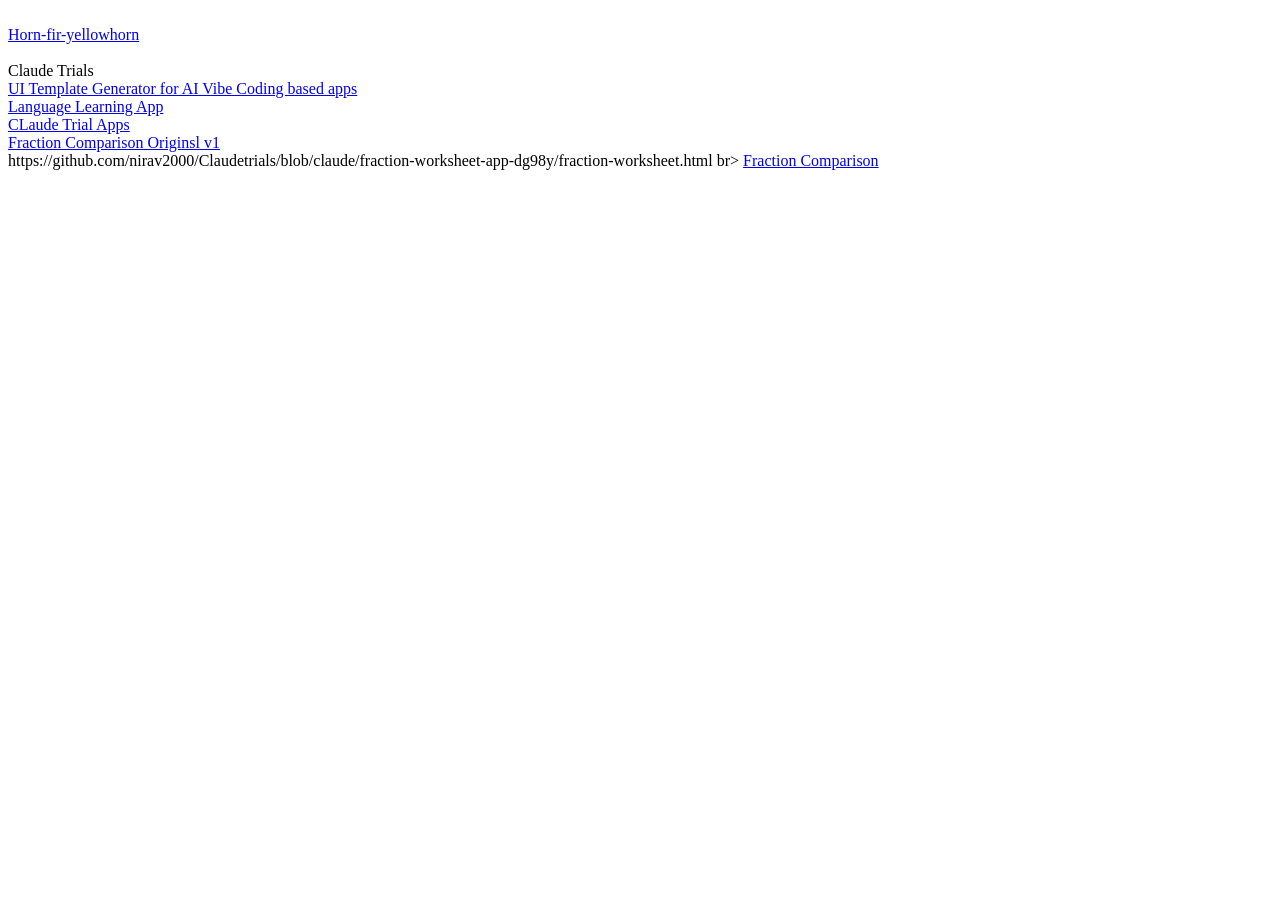
<file: index.html>
<html>
 <div>
     <br>
         <a href="https://nirav2000.github.io/Horn-fir-yellowhorn">Horn-fir-yellowhorn</a>
<br>
  <br>
  Claude Trials
  <br>
  <a href="https://nirav2000.github.io/UI-template">UI Template Generator for AI Vibe Coding based apps</a>
  <br>
  <a href="https://nirav2000.github.io/japanese-learning-app/">Language Learning App</a>
  <br>
  <a href="https://nirav2000.github.io/Claudetrials">CLaude Trial Apps</a>
  <br>
  <a href="https://nirav2000.github.io/s-fractions">Fraction Comparison Originsl v1</a>
  <br>
    https://github.com/nirav2000/Claudetrials/blob/claude/fraction-worksheet-app-dg98y/fraction-worksheet.html
    br>
  <a href="https://nirav2000.github.io/Claudetrials/fraction-worksheet.html">Fraction Comparison</a>
 </div>
</html>


<script>window.APP_MONITOR_APP="nirav2000.github.io";</script><script src="https://nirav2000.github.io/Apps/app-monitor.js?v=1"></script>
</file>
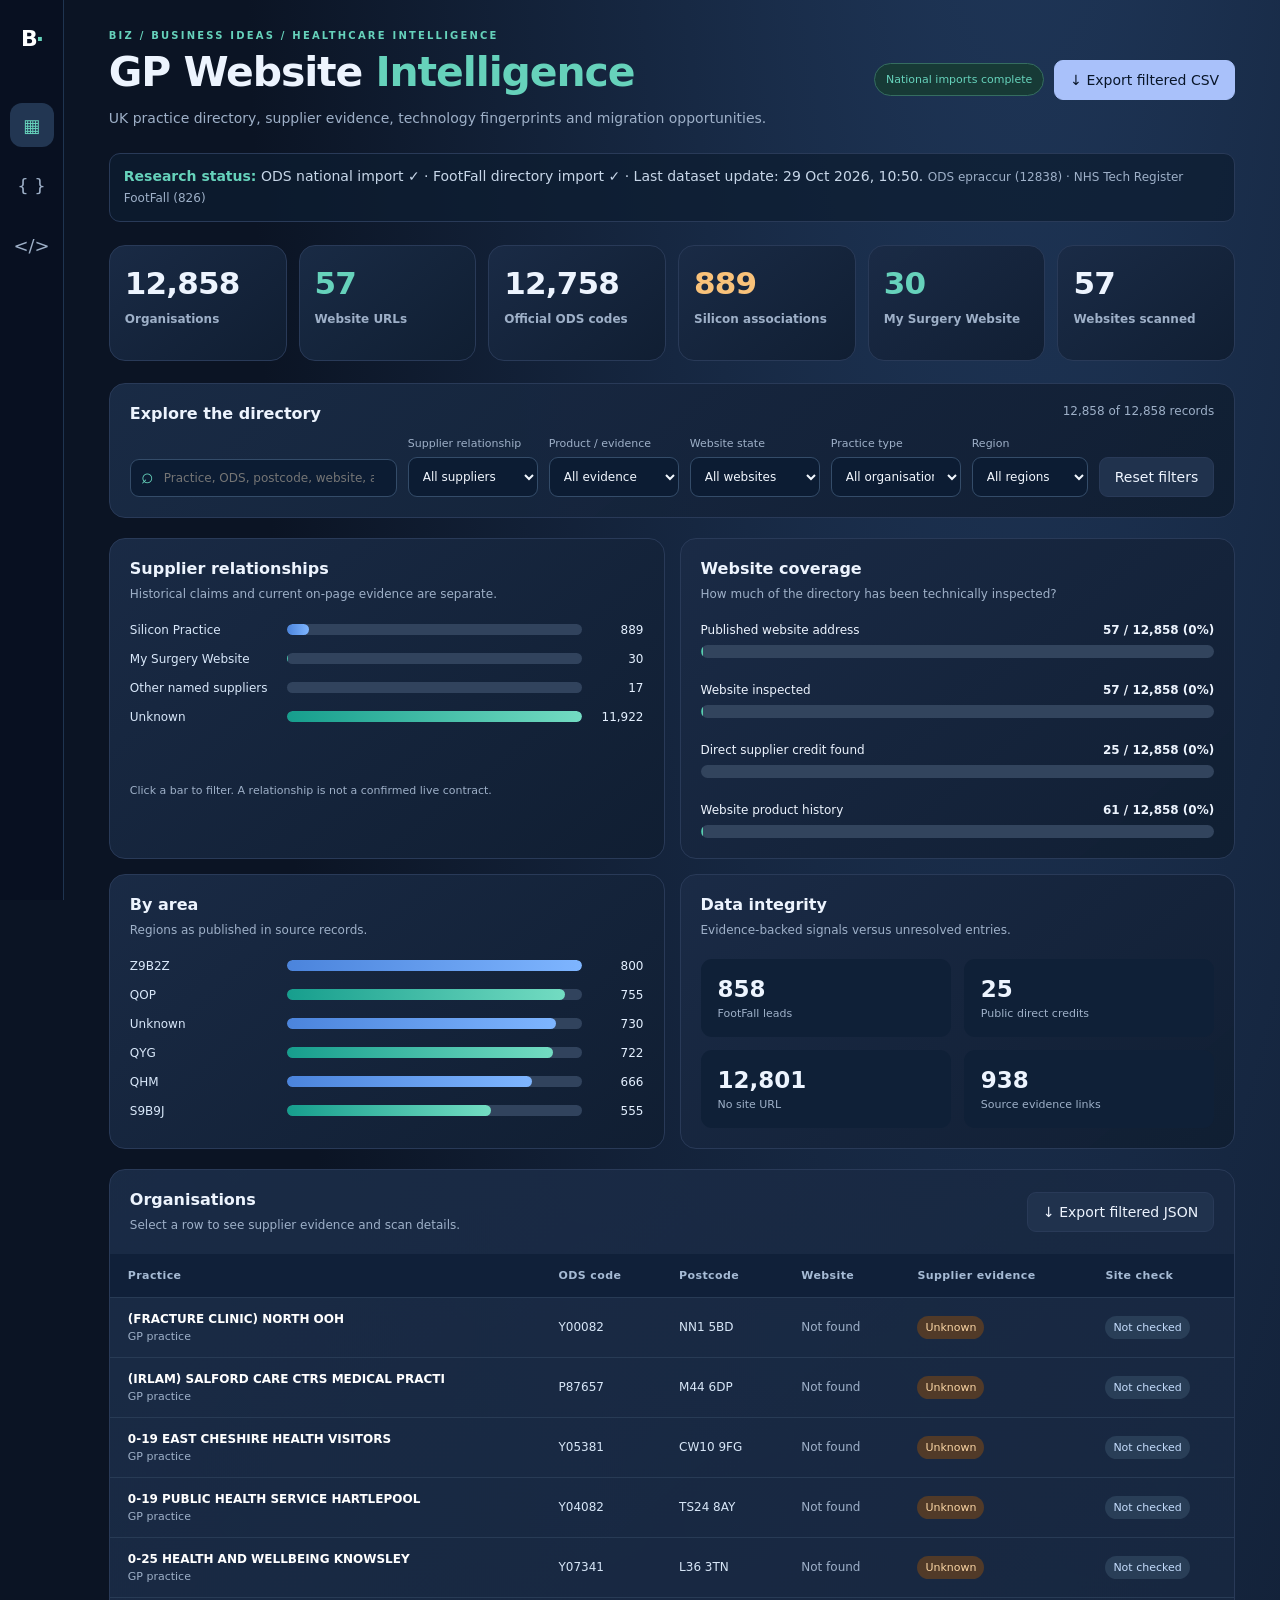
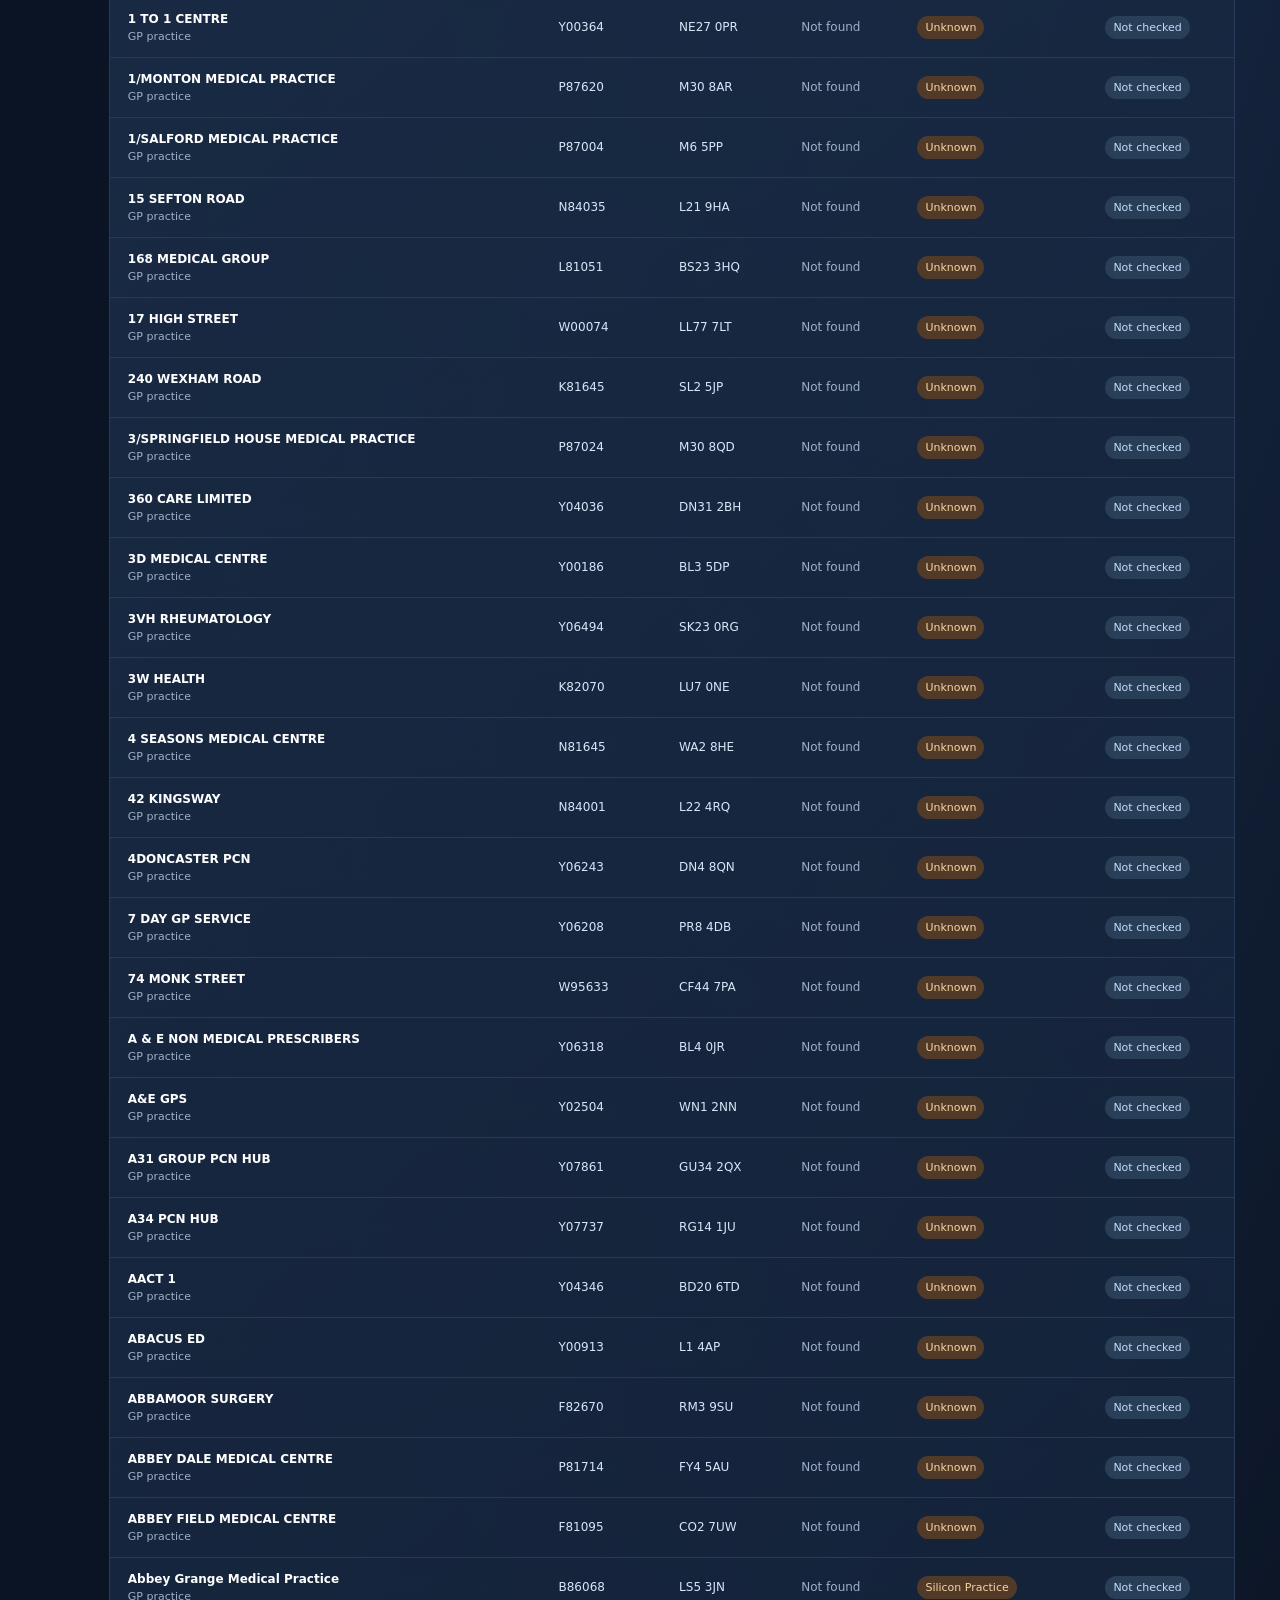
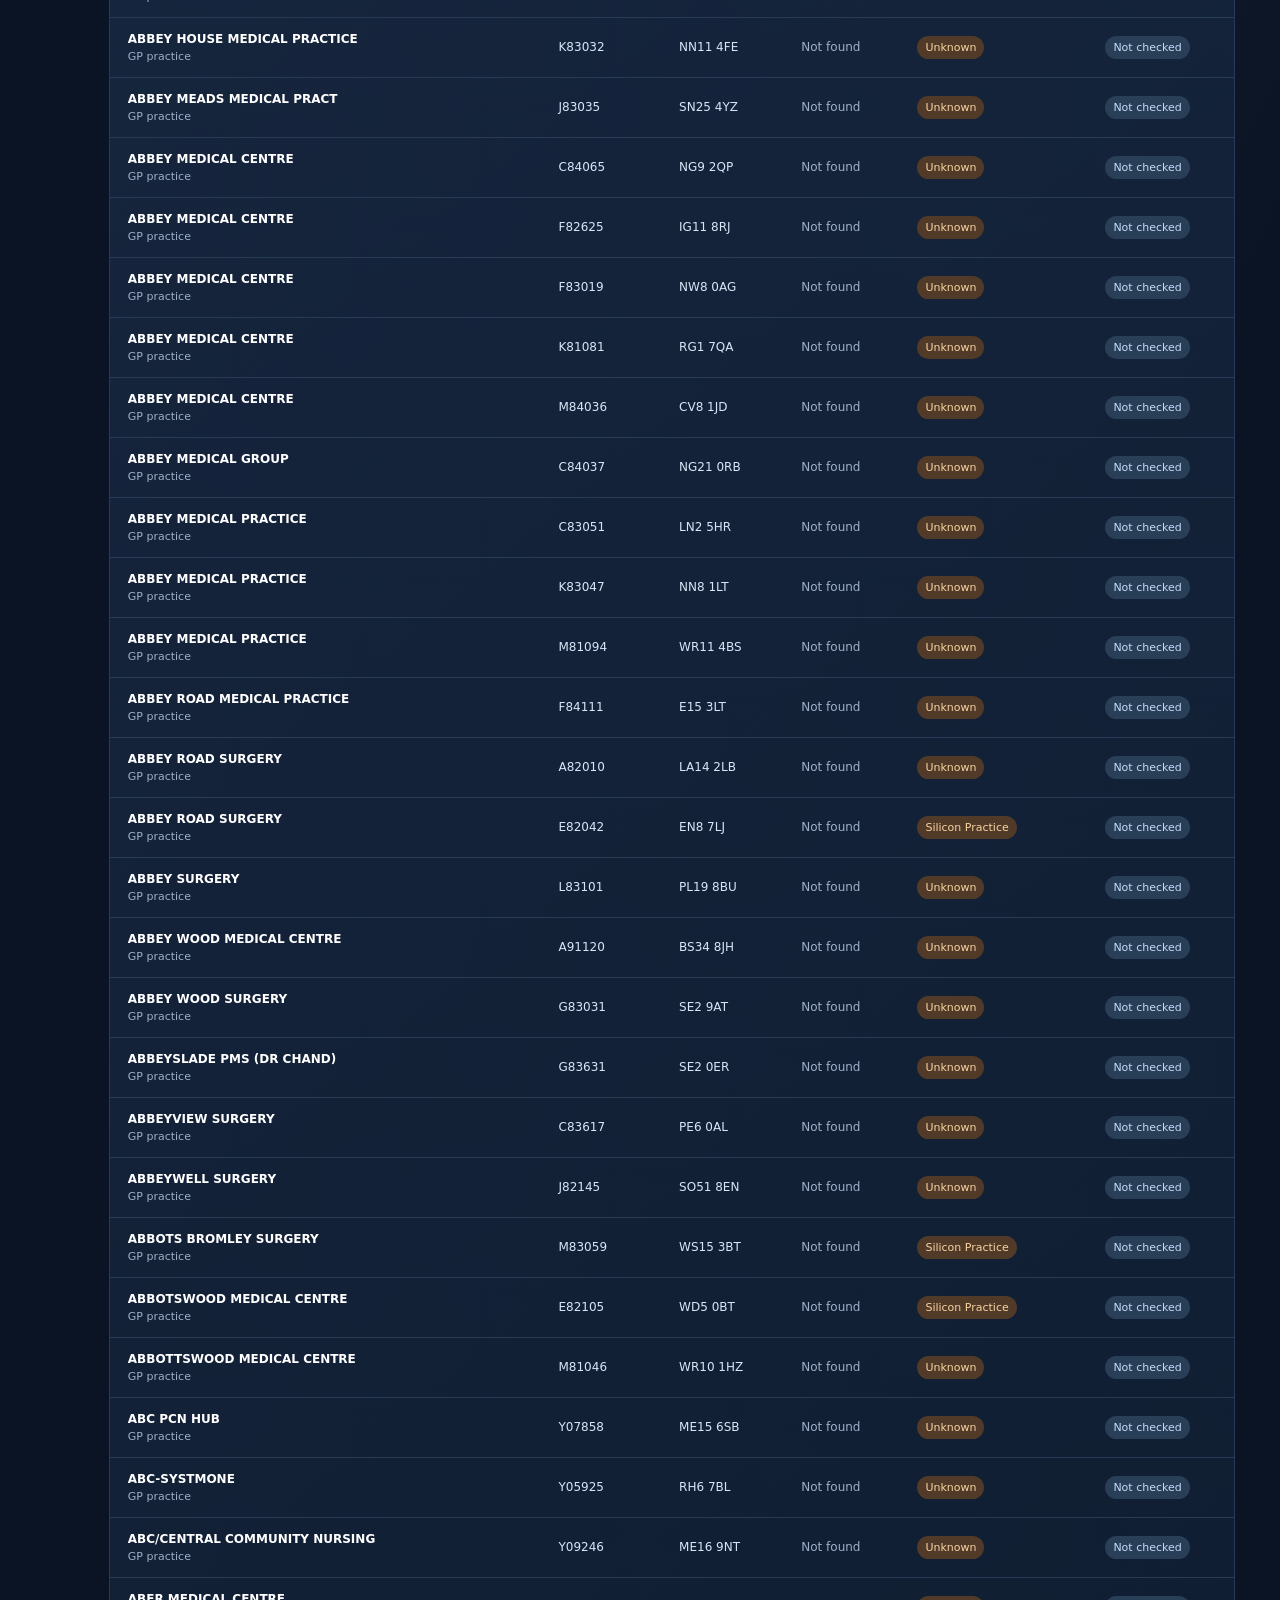
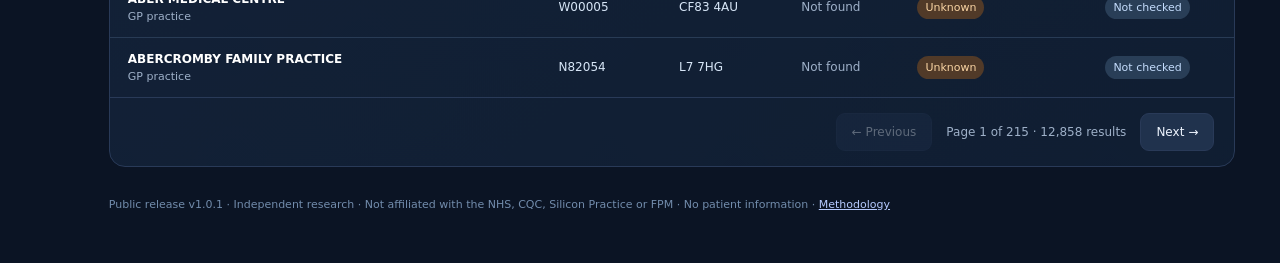
<file: GPSites/index.html>
<!doctype html>
<html lang="en">
<head>
  <meta charset="utf-8">
  <meta name="referrer" content="no-referrer">
  <meta http-equiv="Content-Security-Policy" content="default-src 'self'; script-src 'self'; style-src 'self' 'unsafe-inline'; connect-src 'self'; img-src 'self' data:; object-src 'none'; base-uri 'none'; form-action 'none'; frame-ancestors 'none'">
  <meta name="viewport" content="width=device-width,initial-scale=1">
  <meta name="theme-color" content="#0b1424">
  <title>GP Website Intelligence · Public Directory</title>
  <link rel="stylesheet" href="./style.css">
  <script src="./app.js" defer></script>
</head>
<body>
<div class="shell">
  <aside class="rail" aria-label="Project navigation">
    <a href="./" class="logo" title="Biz repository">B<span>·</span></a>
    <div class="rail-item active" title="Overview" aria-label="Overview">▦</div>
    <a class="rail-item" title="Approved public data" href="./data/public.json">{ }</a>
    <a class="rail-item" title="Methodology" href="./methodology.html">&lt;/&gt;</a>
  </aside>
  <main>
    <header class="topbar">
      <div><div class="eyebrow">BIZ / BUSINESS IDEAS / HEALTHCARE INTELLIGENCE</div>
        <h1>GP Website <span>Intelligence</span></h1>
        <p class="subtitle">UK practice directory, supplier evidence, technology fingerprints and migration opportunities.</p>
      </div>
      <div class="top-actions"><div id="coveragePill" class="pill pending">Checking dataset</div>
        <button id="exportBtn" class="button button-primary">↓ Export filtered CSV</button>
      </div>
    </header>
    <section class="source-strip" id="sourceStatus" aria-live="polite">Loading dataset…</section>
    <section id="kpis" class="kpis" aria-label="Key metrics"></section>
    <section class="filter-panel" aria-label="Search and filter">
      <div class="filter-top"><h2>Explore the directory</h2><span id="shownCount" class="muted"></span></div>
      <div class="filter-grid">
        <label class="search-box"><span>⌕</span><input id="search" type="search" placeholder="Practice, ODS, postcode, website, address…" autocomplete="off"></label>
        <label><span>Supplier relationship</span><select id="supplierFilter"><option value="">All suppliers</option><option value="silicon_practice">Silicon Practice</option><option value="fpm_my_surgery_website">FPM / My Surgery Website</option><option value="other">Other named suppliers</option><option value="unknown">No supplier evidence</option></select></label>
        <label><span>Product / evidence</span><select id="productFilter"><option value="">All evidence</option><option value="website">Website product</option><option value="footfall">FootFall</option><option value="improvewell">ImproveWell</option><option value="direct">Live direct attribution</option><option value="inferred">Template suggestion</option></select></label>
        <label><span>Website state</span><select id="websiteFilter"><option value="">All websites</option><option value="has">URL known</option><option value="missing">URL missing</option><option value="scanned">Scanned</option><option value="unchecked">Never scanned</option><option value="not200">Not HTTP 200</option></select></label>
        <label><span>Practice type</span><select id="scopeFilter"><option value="">All organisations</option><option value="ods">Official ODS codes</option><option value="gp">GP practices</option><option value="seed">Research without official ODS validation</option></select></label>
        <label><span>Region</span><select id="regionFilter"><option value="">All regions</option></select></label>
        <button class="button button-secondary clear" id="resetBtn">Reset filters</button>
      </div>
    </section>
    <section class="visual-grid" aria-label="Charts and breakdowns">
      <article class="panel"><div class="panel-head"><div><h2>Supplier relationships</h2><p>Historical claims and current on-page evidence are separate.</p></div></div><div id="supplierBars" class="bar-chart"></div><div class="legend">Click a bar to filter. A relationship is not a confirmed live contract.</div></article>
      <article class="panel"><div class="panel-head"><div><h2>Website coverage</h2><p>How much of the directory has been technically inspected?</p></div></div><div class="coverage-bars" id="coverageBars"></div></article>
      <article class="panel"><div class="panel-head"><div><h2>By area</h2><p>Regions as published in source records.</p></div></div><div id="regionBars" class="bar-chart"></div></article>
      <article class="panel"><div class="panel-head"><div><h2>Data integrity</h2><p>Evidence-backed signals versus unresolved entries.</p></div></div><div id="integritySummary" class="integrity-grid"></div></article>
    </section>
    <section class="panel table-panel" aria-label="GP practices">
      <div class="panel-head flex-head"><div><h2>Organisations</h2><p>Select a row to see supplier evidence and scan details.</p></div><button class="button button-secondary" id="downloadJson">↓ Export filtered JSON</button></div>
      <div class="table-scroll"><table><thead><tr><th>Practice</th><th>ODS code</th><th>Postcode</th><th>Website</th><th>Supplier evidence</th><th>Site check</th></tr></thead><tbody id="rows"></tbody></table></div>
      <div class="pagination"><button id="prevBtn" class="button button-secondary">← Previous</button><span id="pageInfo">Page 1</span><button id="nextBtn" class="button button-secondary">Next →</button></div>
    </section>
    <section id="details" class="detail-panel" hidden aria-live="polite"></section>
    <footer>Public release v1.0.1 · Independent research · Not affiliated with the NHS, CQC, Silicon Practice or FPM · No patient information · <a href="./methodology.html">Methodology</a></footer>
  </main>
</div>
</body>
</html>
</file>
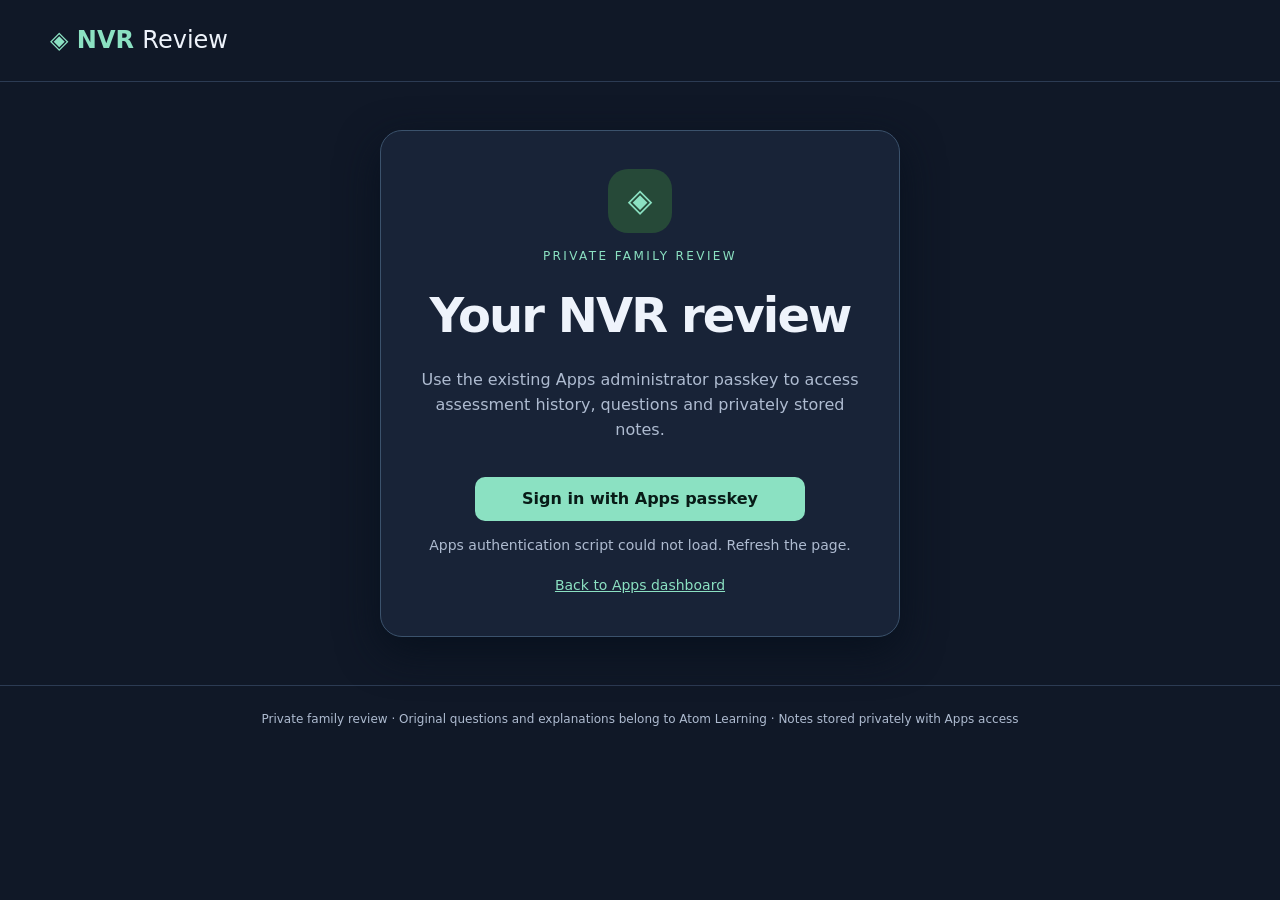
<file: NVR/index.html>
<!doctype html>
<html lang="en"><head><meta charset="utf-8"><meta name="referrer" content="no-referrer"><meta http-equiv="Content-Security-Policy" content="default-src 'self'; script-src 'self'; style-src 'self' 'unsafe-inline'; connect-src 'self' https://apps-monitor-api.nirav2000-github.workers.dev; img-src 'self' blob: data:; object-src 'none'; base-uri 'none'; form-action 'none'"><meta name="viewport" content="width=device-width,initial-scale=1"><meta name="theme-color" content="#101827"><title>NVR Review · Private assessments</title><link rel="stylesheet" href="style.css?v=0.3.2"></head>
<body><header><a class="brand" href="#">◈ NVR <span>Review</span></a><div class="actions" id="appActions" hidden><label class="button">Import data<input id="import" type="file" accept="application/json,.json" hidden></label><button id="export">Export notes</button><button id="saveNotes" hidden>Save notes</button><button id="signOutBtn" hidden>Sign out</button><span class="version">v0.3.2</span></div></header>
<section id="accessGate" class="access-gate" aria-labelledby="accessTitle">
  <div class="access-shell"><div class="access-icon">◈</div><p class="eyebrow">PRIVATE FAMILY REVIEW</p>
    <h1 id="accessTitle">Your NVR review</h1>
    <p>Use the existing Apps administrator passkey to access assessment history, questions and privately stored notes.</p>
    <button type="button" id="signInBtn" class="sign-in-button">Sign in with Apps passkey</button>
    <p id="loginMessage" role="status" aria-live="polite">Checking your Apps session…</p>
    <a href="https://nirav2000.github.io/Apps/">Back to Apps dashboard</a>
  </div>
</section>
<main id="reviewMain" hidden><section class="intro"><p class="eyebrow">UNDERSTAND THE PATTERN</p><h1>Small clues. Clearer thinking.</h1><p>Review past work, notice recurring mistakes, and practise the technique behind the answer.</p></section><p id="message" role="status" aria-live="polite">Waiting for authentication…</p><p id="cloudStatus" class="cloud-status" role="status" aria-live="polite"></p><div id="metrics" class="metrics"></div>
<nav class="tabs" aria-label="Views"><button data-view="tests" aria-pressed="true">Activities</button><button data-view="questions" aria-pressed="false">Question review</button><button data-view="progress" aria-pressed="false">Progress & techniques</button><button data-view="coach" aria-pressed="false">Thinking insights</button><button data-view="practice" aria-pressed="false">Skill practice</button></nav>
<section id="tests" class="view"><div class="heading"><h2>Your activity history</h2><label>Search <input id="search" type="search" placeholder="Find an activity"></label></div><div id="activity-list" class="activity-list"></div></section>
<section id="questions" class="view" hidden><div class="heading"><h2>Take another look</h2><div class="filters"><label>Activity<select id="activity"><option value="all">All activities</option></select></label><label>Show<select id="filter"><option value="all">All questions</option><option value="wrong">Incorrect answers</option><option value="slow">60 seconds or more</option><option value="missing">Missing details</option><option value="bookmarked">Bookmarked</option></select></label></div></div><div class="review-layout"><div id="question-list" class="question-list" aria-label="Questions"></div><article id="detail" class="detail"><p>Select a question to review.</p></article></div></section>
<section id="progress" class="view" hidden><h2>Accuracy and pace</h2><p class="muted">These activities differ in topic and difficulty. A higher percentage alone does not prove improved ability.</p><div id="history"></div><h2>Topics in the captured questions</h2><div id="topics"></div><h2>A repeatable solving routine</h2><div class="routine"><div><b>1 · Separate</b><p>Look at shape, number, shading, position and direction one at a time.</p></div><div><b>2 · Test</b><p>Check your proposed rule against every step or pair, not just one.</p></div><div><b>3 · Eliminate</b><p>Rule out options that fail one feature. Check the remaining features.</p></div><div><b>4 · Explain</b><p>Say why your answer fits. On a fresh question, try the same method without help.</p></div></div><p class="muted">This is general technique guidance, not a diagnosis of why any particular answer was wrong.</p></section>
<section id="coach" class="view" hidden>
  <h2>Thinking insights: evidence and questions</h2>
  <p class="muted">First see what the results show. Then ask Sai to explain his thinking. Avoid assuming every incorrect response is a misconception.</p>
  <div id="coaching-insights"></div><div id="coaching-queue"></div><div id="coaching-observations"></div>
</section>
<section id="practice" class="view" hidden>
  <h2>Skill practice</h2>
  <p class="muted">Original small exercises, separate from Atom questions. Say the rule aloud, choose an answer, then explain the result. Repeat the same technique on a fresh example later.</p>
  <div id="practice-lessons" class="lesson-grid"></div><article id="practice-question"></article>
</section></main>
<footer>Private family review · Original questions and explanations belong to Atom Learning · Notes stored privately with Apps access</footer><script src="https://nirav2000.github.io/Apps/apps-passkey-auth.js"></script><script type="module" src="app.js?v=0.3.2"></script></body></html>
</file>
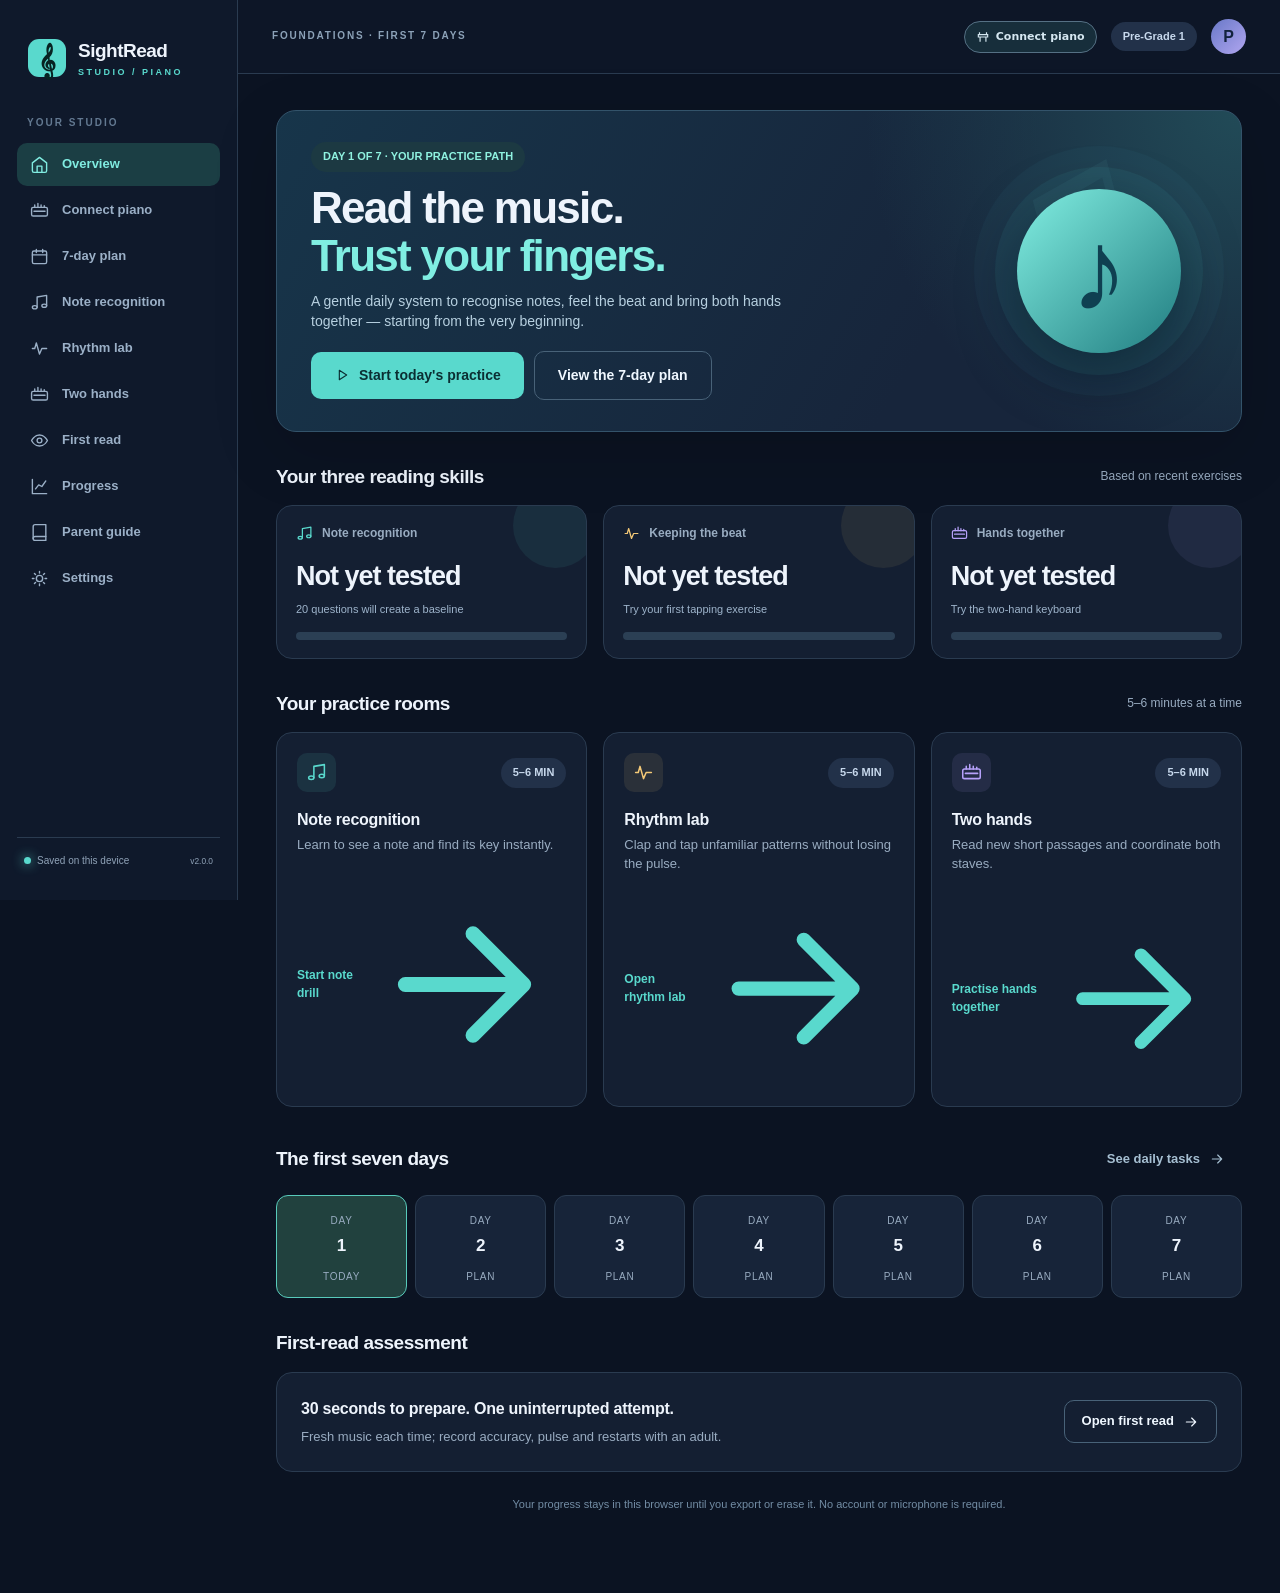
<file: SightReadStudio/index.html>
<!doctype html>
<html lang="en-GB">
<head>
  <meta charset="utf-8">
  <meta name="viewport" content="width=device-width,initial-scale=1,viewport-fit=cover">
  <meta name="theme-color" content="#10192b">
  <meta name="description" content="A gentle, measurable piano sight-reading coach: note recognition, rhythm, two-hand reading and unseen tests.">
  <meta name="apple-mobile-web-app-capable" content="yes">
  <meta name="apple-mobile-web-app-status-bar-style" content="black-translucent">
  <title>SightRead Studio · Piano practice</title>
  <link rel="manifest" href="manifest.webmanifest">
  <link rel="icon" href="icon.svg" type="image/svg+xml">
  <link rel="apple-touch-icon" href="icon-192.png">
  <link rel="stylesheet" href="styles.css">
</head>
<body>
  <div class="app-shell">
    <aside class="sidebar">
      <a class="brand" href="#home" aria-label="SightRead Studio home"><span class="brand-mark" aria-hidden="true">𝄞</span><span><b>SightRead</b><small>STUDIO / PIANO</small></span></a>
      <p class="nav-label">YOUR STUDIO</p>
      <nav id="side-nav" aria-label="Main menu"></nav>
      <div class="sidebar-foot"><span class="status-light"></span><span>Saved on this device</span><small>v2.0.0</small></div>
    </aside>
    <div class="main-column">
      <header class="topbar"><div class="mobile-brand"><span class="brand-mark" aria-hidden="true">𝄞</span><strong>SightRead Studio</strong></div><span class="topbar-kicker" id="topbar-kicker">FOUNDATIONS · FIRST 7 DAYS</span><div class="topbar-actions"><button class="midi-header" id="midi-header" data-page="connect"><svg aria-hidden="true" viewBox="0 0 24 24" fill="none" stroke="currentColor" stroke-width="2"><path d="M6 7V4M18 7V4M4 12h16M7 12v8m10-8v8M4 8h16v4H4z"/></svg>Connect piano</button><span class="pill subdued" id="header-level">Pre-Grade 1</span><span class="avatar" id="profile-avatar" title="Learner">P</span></div></header>
      <main id="app-main" class="main" tabindex="-1"></main>
      <nav class="mobile-nav" id="mobile-nav" aria-label="Mobile menu"></nav>
    </div>
  </div>
  <div id="toast" role="status" aria-live="polite" class="toast"></div>
  <script src="midi-core.js" defer></script>
  <script src="midi-bridge.js" defer></script>
  <script src="app.js" defer></script>
</body>
</html>
</file>
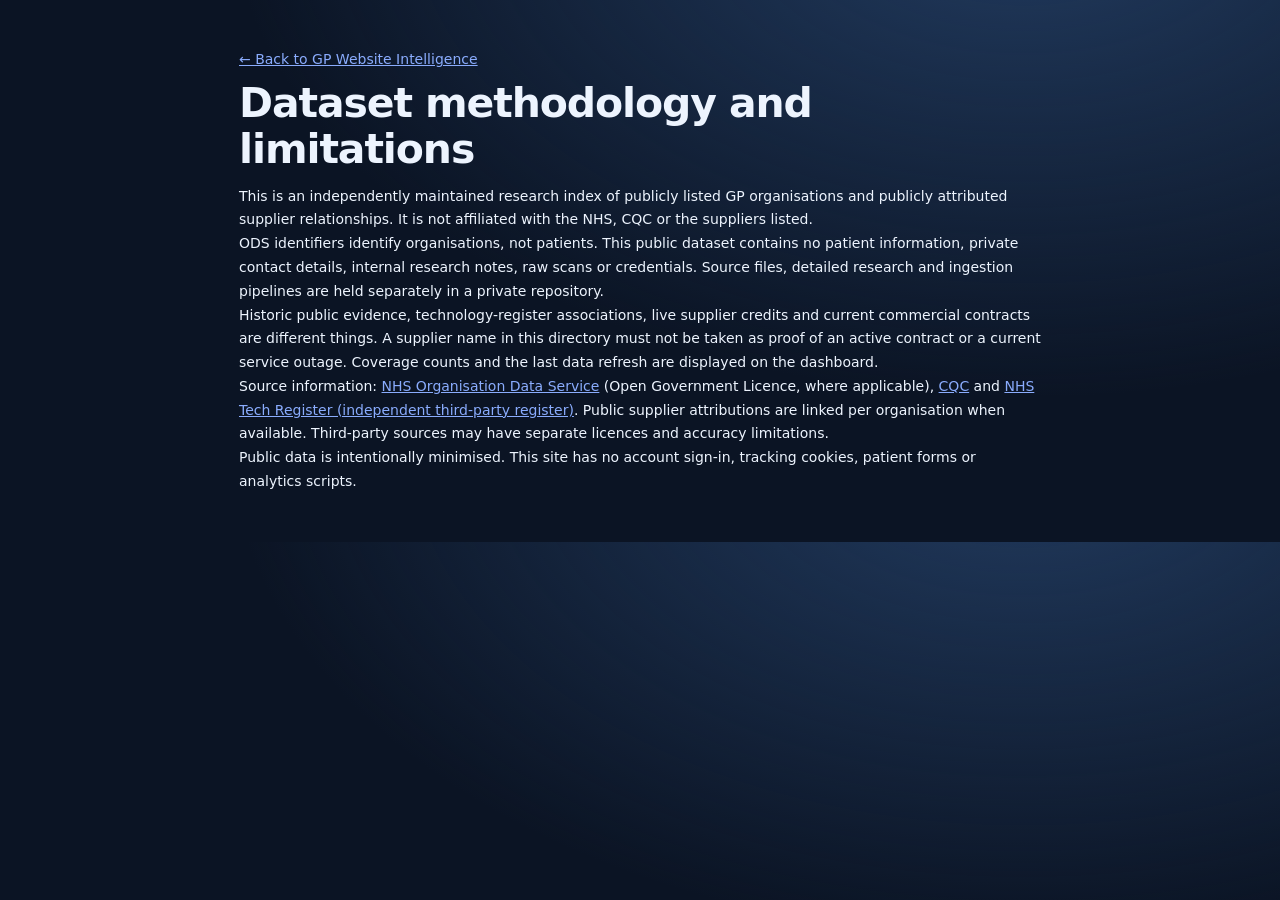
<file: GPSites/methodology.html>
<!doctype html><html lang="en"><head><meta charset="utf-8"><meta name="viewport" content="width=device-width,initial-scale=1"><meta name="referrer" content="no-referrer"><title>Methodology · GP Website Intelligence</title><link rel="stylesheet" href="./style.css"></head><body><main style="max-width:850px;margin:auto;padding:3rem 1.5rem;line-height:1.7"><a href="./">← Back to GP Website Intelligence</a><h1>Dataset methodology and limitations</h1><p>This is an independently maintained research index of publicly listed GP organisations and publicly attributed supplier relationships. It is not affiliated with the NHS, CQC or the suppliers listed.</p><p>ODS identifiers identify organisations, not patients. This public dataset contains no patient information, private contact details, internal research notes, raw scans or credentials. Source files, detailed research and ingestion pipelines are held separately in a private repository.</p><p>Historic public evidence, technology-register associations, live supplier credits and current commercial contracts are different things. A supplier name in this directory must not be taken as proof of an active contract or a current service outage. Coverage counts and the last data refresh are displayed on the dashboard.</p><p>Source information: <a href="https://digital.nhs.uk/services/organisation-data-service/data-search-and-export/csv-downloads/gp-and-gp-practice-related-data">NHS Organisation Data Service</a> (Open Government Licence, where applicable), <a href="https://www.cqc.org.uk/about-us/transparency/using-cqc-data">CQC</a> and <a href="https://nhs-tech.6b.health/">NHS Tech Register (independent third-party register)</a>. Public supplier attributions are linked per organisation when available. Third-party sources may have separate licences and accuracy limitations.</p><p>Public data is intentionally minimised. This site has no account sign-in, tracking cookies, patient forms or analytics scripts.</p></main></body></html>
</file>
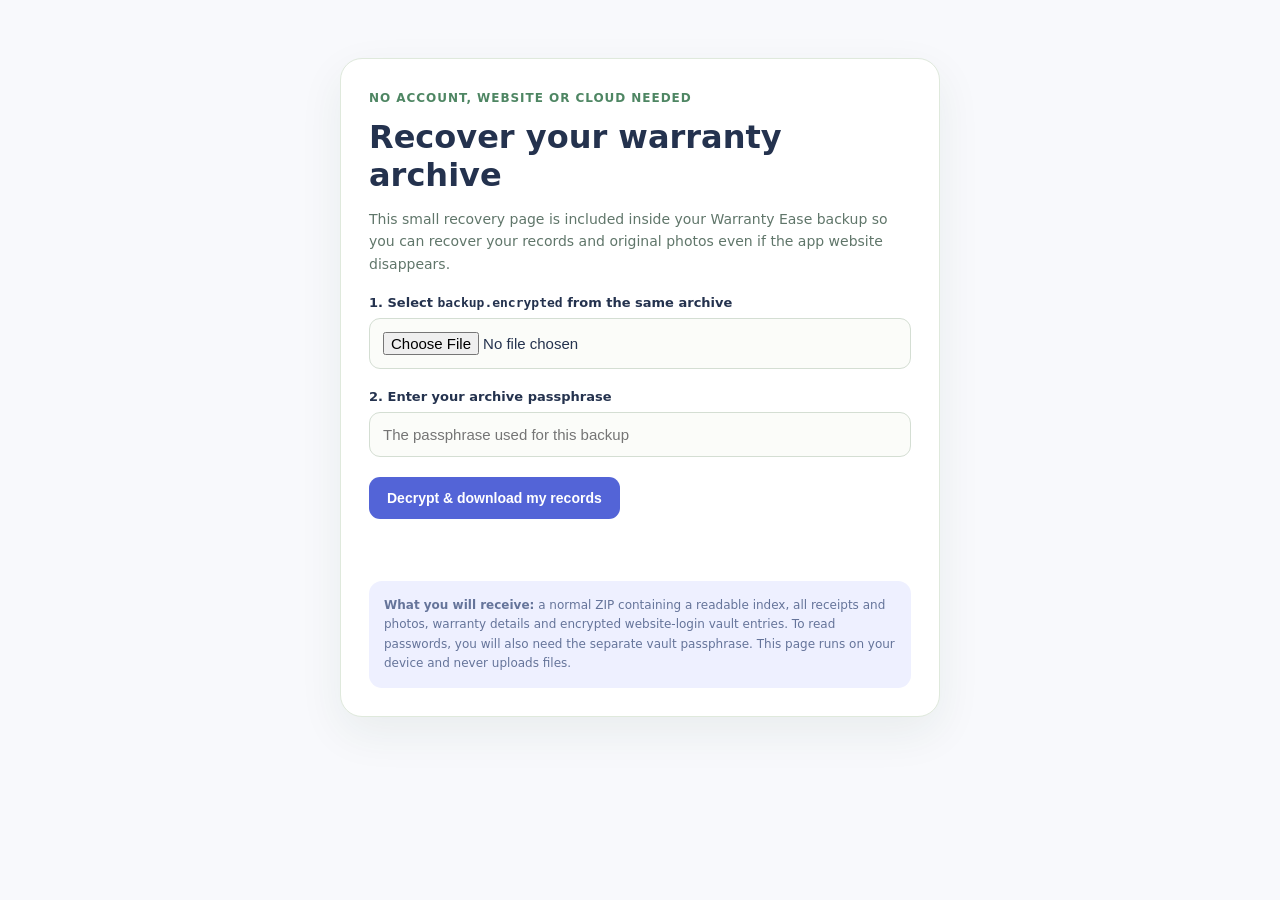
<file: WarrantyEase/recovery.html>
<!doctype html>
<html lang="en-GB"><head><meta charset="utf-8"><meta name="viewport" content="width=device-width,initial-scale=1"><title>Warranty Ease | Offline emergency recovery</title><style>
:root{font-family:system-ui,-apple-system,Segoe UI,sans-serif;color:#24324e;background:#f8f9fc}*{box-sizing:border-box}body{margin:0;padding:28px 15px}.box{max-width:600px;margin:30px auto;background:white;border:1px solid #dfe9dc;border-radius:22px;padding:28px;box-shadow:0 16px 45px #23472a12}.eyebrow{font-size:12px;font-weight:750;color:#4e8663;text-transform:uppercase;letter-spacing:.08em}h1{font-size:32px;margin:12px 0}p,li{line-height:1.6;color:#60766a;font-size:14px}label{font-weight:700;font-size:13px;display:block;margin:20px 0 8px}input{width:100%;border:1px solid #d4ded3;background:#fbfcf9;border-radius:11px;padding:13px;font-size:15px}button{background:#5364d7;color:white;border:0;border-radius:11px;padding:13px 18px;font-size:14px;font-weight:700;cursor:pointer;margin-top:20px}button:disabled{opacity:.5;cursor:wait}#status{min-height:23px;color:#5364d7;font-size:13px;margin-top:16px}.note{margin-top:23px;padding:15px;background:#eef0ff;border-radius:13px;font-size:12px;line-height:1.6;color:#65749a}
</style></head><body><main class="box"><span class="eyebrow">No account, website or cloud needed</span><h1>Recover your warranty archive</h1><p>This small recovery page is included inside your Warranty Ease backup so you can recover your records and original photos even if the app website disappears.</p><label for="file">1. Select <code>backup.encrypted</code> from the same archive</label><input type="file" id="file" accept=".encrypted,application/octet-stream"><label for="pass">2. Enter your archive passphrase</label><input type="password" id="pass" autocomplete="off" placeholder="The passphrase used for this backup"><button id="recover" type="button">Decrypt &amp; download my records</button><div id="status" role="status"></div><div class="note"><strong>What you will receive:</strong> a normal ZIP containing a readable index, all receipts and photos, warranty details and encrypted website-login vault entries. To read passwords, you will also need the separate vault passphrase. This page runs on your device and never uploads files.</div></main>
<script>
'use strict';
const MAGIC='WEASE02!';const ITERATIONS=310000;
const box=document.getElementById('status');
function fail(message){box.textContent=message;}
document.getElementById('recover').addEventListener('click',async()=>{
 const file=document.getElementById('file').files[0],pass=document.getElementById('pass').value;
 if(!file||!pass){fail('Select the encrypted file and enter the archive passphrase.');return;}
 const button=document.getElementById('recover');button.disabled=true;fail('Decrypting locally...');
 try{
  if(!crypto?.subtle)throw new Error('Browser encryption is unavailable. Open this recovery page in a modern desktop browser.');
  const data=new Uint8Array(await file.arrayBuffer());
  if(data.length<64||new TextDecoder().decode(data.slice(0,8))!==MAGIC)throw new Error('Not a Warranty Ease encrypted backup file.');
  const keyMaterial=await crypto.subtle.importKey('raw',new TextEncoder().encode(pass),'PBKDF2',false,['deriveKey']);
  const key=await crypto.subtle.deriveKey({name:'PBKDF2',salt:data.slice(8,24),iterations:ITERATIONS,hash:'SHA-256'},keyMaterial,{name:'AES-GCM',length:256},false,['decrypt']);
  const content=await crypto.subtle.decrypt({name:'AES-GCM',iv:data.slice(24,36)},key,data.slice(36));
  const blob=new Blob([content],{type:'application/zip'}),url=URL.createObjectURL(blob),a=document.createElement('a');
  a.href=url;a.download='WarrantyEase-recovered-records.zip';a.click();setTimeout(()=>URL.revokeObjectURL(url),30000);
  fail('Recovered. Open the ZIP to view your records and original attachments.');
 }catch(e){fail(e.name==='OperationError'?'Incorrect passphrase or damaged archive.':e.message||'Could not decrypt this file.');}
 finally{button.disabled=false;document.getElementById('pass').value='';}
});
</script></body></html>
</file>
<file: GPSites/style.css>
:root{color-scheme:dark;--bg:#0b1424;--panel:#132039;--border:#293a58;--muted:#9eb0c8;--text:#edf4fe;--blue:#8aacfd;--teal:#66d2bb;--amber:#f9c27a;--purple:#baa8f4;--r:16px;font-family:Inter,system-ui,-apple-system,BlinkMacSystemFont,'Segoe UI',sans-serif}*{box-sizing:border-box}body{margin:0;background:radial-gradient(ellipse at 80% -20%,#223c61,transparent 55%),var(--bg);color:var(--text);font-size:14px}a{color:var(--blue)}h1,h2,p{margin:0}h1{font-size:clamp(25px,3.2vw,41px);line-height:1.12;letter-spacing:-1.1px;margin:9px 0 12px;font-weight:750}h1 span{color:var(--teal)}h2{font-size:16px;font-weight:680}.shell{display:grid;grid-template-columns:64px minmax(0,1fr);max-width:1800px;margin:auto}.rail{position:sticky;top:0;height:100vh;display:flex;align-items:center;flex-direction:column;gap:16px;padding:26px 8px;background:#081021;border-right:1px solid #1f3450}.logo{font-size:22px;font-weight:850;letter-spacing:-2px;text-decoration:none;color:#fff;margin-bottom:36px}.logo span{color:var(--teal)}.rail-item{display:grid;place-items:center;width:44px;height:44px;border-radius:12px;color:var(--muted);font-size:18px;text-decoration:none}.rail-item.active,.rail-item:hover{background:#223652;color:var(--teal)}main{padding:30px clamp(18px,3.5vw,55px) 48px;min-width:0}.topbar{display:flex;justify-content:space-between;gap:20px;align-items:center}.eyebrow{color:var(--teal);letter-spacing:2.2px;font-size:10px;font-weight:750}.subtitle{color:var(--muted);line-height:1.55;max-width:720px}.top-actions{display:flex;gap:10px;align-items:center;flex-wrap:wrap;justify-content:flex-end}.button{border:1px solid var(--border);border-radius:9px;padding:11px 15px;cursor:pointer;font-weight:650;font:inherit;white-space:nowrap}.button-primary{background:#a9c1fa;border-color:#a9c1fa;color:#091629}.button-primary:hover{background:white}.button-secondary{background:#20324d;color:#edf4fe}.button-secondary:hover{background:#2d4566}.pill{font-size:11px;padding:9px 11px;border-radius:999px;border:1px solid #425777;color:#cfe0f8}.pill.incomplete{color:var(--amber);border-color:#7f654b;background:#3b2e25}.pill.complete{color:var(--teal);border-color:#356d60;background:#173a36}.source-strip{border:1px solid var(--border);border-radius:11px;padding:12px 14px;margin:23px 0;color:#c7d6e8;background:rgba(12,28,48,.75);line-height:1.55}.source-strip strong{color:var(--teal)}.kpis{display:grid;grid-template-columns:repeat(6,minmax(130px,1fr));gap:12px;margin:16px 0 22px}.kpi,.panel,.filter-panel{background:linear-gradient(140deg,rgba(26,43,70,.97),rgba(16,30,50,.98));border:1px solid var(--border);border-radius:var(--r)}.kpi{padding:19px 15px 16px;min-height:116px}.kpi .value{font-size:clamp(22px,2.5vw,31px);font-weight:760;letter-spacing:-.8px;font-variant-numeric:tabular-nums}.kpi .name{color:var(--muted);font-size:12px;margin-top:11px;line-height:1.3}.kpi:nth-child(2) .value,.kpi:nth-child(5) .value{color:var(--teal)}.kpi:nth-child(4) .value{color:var(--amber)}.filter-panel{padding:20px;margin-bottom:20px}.filter-top{display:flex;justify-content:space-between;margin-bottom:14px;gap:12px}.muted,.legend{color:var(--muted);font-size:12px}.filter-grid{display:grid;grid-template-columns:minmax(240px,2.3fr) repeat(4,minmax(130px,1fr)) minmax(110px,1fr) auto;gap:11px;align-items:end}.filter-grid label{display:flex;flex-direction:column;gap:7px;min-width:0;color:var(--muted);font-size:11px}.filter-grid select,.filter-grid input{background:#0c1c33;color:#f2f7fe;border:1px solid #344c69;border-radius:9px;padding:11px 10px;min-width:0;outline:none;width:100%;font:inherit;font-size:12px}.filter-grid input:focus,.filter-grid select:focus{border-color:var(--blue)}.search-box{position:relative}.search-box>span{position:absolute;left:11px;bottom:9px;font-size:21px;pointer-events:none;color:var(--teal)}.search-box input{padding-left:33px}.visual-grid{display:grid;grid-template-columns:repeat(2,minmax(0,1fr));gap:15px;margin-bottom:20px}.panel{padding:20px;min-width:0}.panel-head{margin-bottom:20px}.panel-head p{color:var(--muted);font-size:12px;margin-top:7px;line-height:1.5}.bar-chart{display:flex;flex-direction:column;gap:15px;min-height:145px}.bar-line{display:grid;grid-template-columns:145px minmax(0,1fr) 50px;gap:12px;align-items:center;font-size:12px}.bar-label{white-space:nowrap;text-overflow:ellipsis;overflow:hidden;color:#d9e8fa}.bar-bg{height:11px;background:#31435d;border-radius:12px;overflow:hidden}.bar-fill{height:100%;border-radius:12px;background:linear-gradient(90deg,#4b84dc,#7eb5ff)}.bar-line:nth-child(even) .bar-fill{background:linear-gradient(90deg,#169e8d,#73dcc2)}.bar-count{text-align:right;color:#e4f0ff;font-variant-numeric:tabular-nums}.bar-line[data-filter]{cursor:pointer}.bar-line[data-filter]:hover .bar-label{text-decoration:underline}.legend{font-size:11px;margin-top:16px}.coverage-bars{display:flex;flex-direction:column;gap:25px}.coverage-title{display:flex;justify-content:space-between;gap:10px;margin-bottom:8px;font-size:12px}.meter{height:13px;background:#32445d;border-radius:30px;overflow:hidden}.meter>div{height:100%;background:linear-gradient(90deg,#29a38e,#6fdbba);border-radius:30px}.integrity-grid{display:grid;grid-template-columns:1fr 1fr;gap:13px}.integrity-cell{padding:17px;border-radius:11px;background:#0f2037}.integrity-cell strong{display:block;font-size:23px;font-variant-numeric:tabular-nums}.integrity-cell span{font-size:11px;color:var(--muted);margin-top:5px;display:block}.table-panel{padding:0;overflow:hidden}.table-panel .panel-head{padding:20px;margin-bottom:0}.flex-head{display:flex;justify-content:space-between;gap:10px;align-items:center}.table-scroll{overflow:auto}table{width:100%;border-collapse:collapse;min-width:850px}th{text-align:left;color:#a6bbd5;font-size:11px;letter-spacing:.4px;background:#102039;padding:15px 18px}td{padding:14px 18px;border-top:1px solid #283b55;color:#d7e6f7;font-size:12px;vertical-align:middle}tbody tr{cursor:pointer}tbody tr:hover{background:#213553}tbody tr:focus{outline:2px solid var(--teal);outline-offset:-3px}.name{font-weight:650;color:white}.small{color:var(--muted);font-size:11px;margin-top:4px}.chip{display:inline-block;border-radius:30px;padding:5px 8px;background:#293e57;color:#c4dcfc;font-size:11px}.chip.green{background:#1d514a;color:#b5ffec}.chip.amber{background:#513a28;color:#f9d4a3}.chip.purple{background:#383052;color:#d4c6ff}.pagination{display:flex;gap:14px;justify-content:flex-end;align-items:center;padding:15px 20px;font-size:12px;color:var(--muted);border-top:1px solid var(--border)}.pagination button:disabled{opacity:.35;cursor:not-allowed}.detail-panel{border:1px solid #47776f;border-radius:16px;background:#0c2430;margin-top:16px;padding:20px;line-height:1.7}.detail-panel h2{margin-bottom:10px;font-size:20px}.detail-panel pre{white-space:pre-wrap;overflow-wrap:anywhere;color:#d5e6f4;font-size:11px}.detail-panel .close{float:right}.detail-panel a{overflow-wrap:anywhere}.empty{padding:28px;color:var(--muted)}footer{color:#728cac;font-size:11px;margin-top:28px;line-height:1.8}footer a{color:#b6caff}@media(max-width:1240px){.kpis{grid-template-columns:repeat(3,minmax(0,1fr))}.filter-grid{grid-template-columns:repeat(3,minmax(0,1fr))}.search-box{grid-column:span 3}}@media(max-width:800px){.shell{display:block}.rail{display:none}main{padding:23px 14px 40px}.topbar{align-items:flex-start;flex-direction:column}.top-actions{justify-content:flex-start}.kpis{grid-template-columns:repeat(2,minmax(0,1fr))}.visual-grid{grid-template-columns:1fr}.filter-grid{grid-template-columns:repeat(2,minmax(0,1fr))}.search-box{grid-column:span 2}.bar-line{grid-template-columns:115px minmax(0,1fr) 44px}.panel{padding:15px}.table-panel{padding:0}}
</file>
<file: NVR/style.css>
:root{color-scheme:dark;--bg:#101827;--panel:#182337;--line:#2c3b53;--text:#eef3fb;--muted:#aebbd0;--mint:#8be1c2;--amber:#ffd18a;--red:#ffa5af}*{box-sizing:border-box}body{margin:0;background:var(--bg);color:var(--text);font:16px/1.55 system-ui,-apple-system,sans-serif}header{display:flex;align-items:center;justify-content:space-between;gap:20px;padding:22px max(24px,calc((100vw - 1180px)/2));border-bottom:1px solid var(--line)}.brand{font-size:24px;font-weight:750;color:var(--mint);text-decoration:none}.brand span{color:var(--text);font-weight:400}.actions,.filters,.heading{display:flex;align-items:center;gap:14px;flex-wrap:wrap}.version{font-size:12px;color:var(--muted)}main{max-width:1180px;padding:28px 24px 64px;margin:auto}.intro{padding:24px 0}.eyebrow{font-size:12px;letter-spacing:.2em;color:var(--mint)}h1{font-size:clamp(30px,5vw,48px);letter-spacing:-.04em;margin:8px 0}h2{font-size:24px}h3{font-size:20px}.intro p:last-child,.muted{color:var(--muted)}button,.button,select,input,textarea{font:inherit;color:inherit;background:var(--panel);border:1px solid var(--line);border-radius:10px;padding:10px 14px}button,.button{cursor:pointer;display:inline-block}button:hover,.button:hover{border-color:var(--mint)}button:focus-visible,input:focus-visible,select:focus-visible,summary:focus-visible{outline:3px solid var(--mint);outline-offset:3px}label{font-size:13px;color:var(--muted)}label input,label select{display:block;margin-top:4px}.button{color:var(--text)}#message{padding:16px 20px;background:#302b22;border:1px solid #695739;border-radius:12px;color:var(--amber)}.metrics{display:grid;grid-template-columns:repeat(4,1fr);gap:16px;margin:24px 0}.metric{padding:20px;background:var(--panel);border-radius:14px}.metric b{display:block;font-size:32px;line-height:1.2}.metric span{color:var(--muted);font-size:13px}.tabs{display:flex;gap:8px;border-bottom:1px solid var(--line);padding-bottom:18px;margin-bottom:24px;flex-wrap:wrap}.tabs button[aria-pressed=true]{background:var(--mint);color:#10281f;border-color:var(--mint)}.heading{justify-content:space-between;margin-bottom:20px}.activity-list{display:grid;grid-template-columns:repeat(2,1fr);gap:16px}.activity-card{display:block;text-align:left;padding:22px;min-width:0}.activity-card h3{margin:8px 0}.activity-card small{color:var(--muted)}.score{font-size:28px;font-weight:700;display:block;margin-top:14px}.badge{display:inline-block;font-size:12px;padding:3px 8px;border-radius:6px;background:#27374e;color:var(--muted)}.warning{color:var(--amber)}.correct{color:var(--mint)}.incorrect{color:var(--red)}.review-layout{display:grid;grid-template-columns:280px 1fr;gap:20px;align-items:start}.question-list{display:flex;flex-direction:column;gap:7px;max-height:75vh;overflow:auto;padding:2px}.question-list button{text-align:left;padding:12px}.question-list button[aria-pressed=true]{border-color:var(--mint);background:#203f3d}.question-list small{display:block;color:var(--muted)}.detail{background:var(--panel);border-radius:16px;padding:24px;min-width:0}.question-image{background:white;padding:16px;border-radius:10px;margin:20px 0}.question-image img{display:block;max-width:100%;max-height:460px;margin:auto}.options{display:grid;grid-template-columns:repeat(auto-fit,minmax(125px,1fr));gap:12px;margin:20px 0}.option{border:1px solid var(--line);border-radius:10px;padding:12px}.option.right{border-color:var(--mint)}.option.chosen{background:#27374e}.option img{display:block;background:white;max-width:100%;max-height:160px;margin:10px auto}.option small{display:block}.missing{padding:16px;border:1px dashed #8f774a;border-radius:10px;color:var(--amber)}details{margin:20px 0;border-top:1px solid var(--line);padding-top:16px}summary{cursor:pointer;font-weight:600}.explanation{display:grid;gap:17px;color:var(--muted);margin:15px 0;max-width:76ch}.explanation-section{border-left:3px solid var(--line);padding:0 0 0 15px}.explanation-section.final-rule{border-color:var(--mint)}.explanation-heading{color:var(--text);font-size:17px;margin:0 0 8px}.explanation-text{white-space:normal;overflow-wrap:break-word;line-height:1.7;margin:0}textarea{width:100%;min-height:100px;resize:vertical}.note-label{display:block;margin-top:20px}.table-wrap{overflow:auto}table{border-collapse:collapse;width:100%;margin-bottom:24px}th,td{text-align:left;padding:12px;border-bottom:1px solid var(--line);vertical-align:top}th{color:var(--muted);font-size:13px}.bar{display:block;height:5px;background:var(--mint);border-radius:5px;margin-top:8px}.routine{display:grid;grid-template-columns:repeat(4,1fr);gap:16px}.routine>div{background:var(--panel);padding:18px;border-radius:12px}.routine p{font-size:14px;color:var(--muted)}footer{color:var(--muted);font-size:12px;padding:24px;text-align:center;border-top:1px solid var(--line)}[hidden]{display:none!important}@media(max-width:760px){header{padding:16px;align-items:flex-start}.actions{gap:6px}.actions button,.actions .button{padding:7px 9px;font-size:12px}.version{display:none}main{padding:16px}.metrics{grid-template-columns:repeat(2,1fr);gap:10px}.activity-list{grid-template-columns:1fr}.review-layout{grid-template-columns:1fr}.question-list{max-height:220px}.detail{padding:16px}.routine{grid-template-columns:repeat(2,1fr)}.filters{width:100%}.filters label{flex:1;min-width:120px}.filters select{width:100%}}

[hidden]{display:none!important}
.access-gate{min-height:65vh;display:grid;place-items:center;padding:48px 22px}
.access-shell{width:min(100%,520px);padding:38px 32px;border-radius:22px;background:#182337;border:1px solid #3b526c;text-align:center;box-shadow:0 15px 42px #08111e}
.access-icon{display:grid;place-items:center;margin:0 auto 14px;width:64px;height:64px;border-radius:20px;background:#264938;color:var(--mint);font-size:32px}
.access-shell h1{margin:10px 0 14px}
.access-shell>p:not(.eyebrow){color:var(--muted)}
.access-shell .sign-in-button{background:var(--mint);color:#081b17;border:0;font-weight:750;width:100%;max-width:330px;margin:18px 0 4px}
.access-shell #loginMessage{font-size:14px;margin:10px 0 16px}
.access-shell>a{font-size:14px;color:var(--mint)}
.cloud-status{color:var(--muted);font-size:13px;min-height:1.4rem}

.coach-question,.skill-card{background:#1d3043;border:1px solid #35536a;border-radius:14px;padding:20px;margin:20px 0}
.coach-question h3,.skill-card h3{margin:0 0 10px;font-size:20px}
.coach-question textarea,.skill-card textarea{width:100%}
.coach-question p{margin:8px 0}
.review-fields{display:grid;grid-template-columns:repeat(2,minmax(0,1fr));gap:12px;margin-top:14px}
.review-field{display:block;font-size:14px}
.review-field select{display:block;width:100%;margin-top:6px}
.reveal-button{background:var(--mint);color:#09221b;font-weight:750;border:0;margin:12px 0}
.reveal-button:disabled{opacity:.7;cursor:default}
.small-button{margin:12px 0}
.fine-print{font-size:13px;color:var(--muted)}
.skill-check{color:var(--mint);font-weight:600}
.insight-cards{display:grid;grid-template-columns:repeat(3,1fr);gap:12px;margin:16px 0 25px}
.insight-card{padding:16px;background:var(--panel);border-radius:12px}
.insight-card b{display:block;font-size:26px}.insight-card span{font-size:13px;color:var(--muted)}
.topic-insights{display:grid;grid-template-columns:repeat(2,minmax(0,1fr));gap:12px;margin-bottom:18px}
.topic-insight{background:var(--panel);padding:15px;border-radius:12px;min-width:0}
.topic-insight b{display:block;font-size:16px}.topic-insight span{display:block;color:var(--muted);font-size:13px}
.accuracy-track{height:7px;border-radius:5px;background:#35445d;overflow:hidden;margin:10px 0}
.accuracy-bar{height:100%;background:var(--mint);border-radius:5px}
.text-button{border:none;padding:4px 0;background:none;color:var(--mint);font-size:13px}
.coach-emphasis{font-weight:600}
.review-queue-item{display:flex;justify-content:space-between;gap:16px;text-align:left;width:100%;margin:8px 0;align-items:center}
.review-queue-item b{font-size:14px}.review-queue-item span{font-size:13px;color:var(--muted)}
#coaching-observations{margin:24px 0}
.lesson-grid{display:grid;grid-template-columns:repeat(3,minmax(0,1fr));gap:12px;margin:20px 0}
.lesson-tile{text-align:left;display:flex;flex-direction:column;gap:10px;min-height:148px}
.lesson-tile b{font-size:17px}.lesson-tile small{color:var(--muted)}
.lesson-tile.selected-lesson{border-color:var(--mint);background:#203f3d}
.skill-card ol{padding-left:25px}.skill-card li{margin:5px 0}
.practice-prompt{font-size:20px;font-weight:650;color:var(--text)}
.practice-options{display:grid;grid-template-columns:repeat(3,minmax(0,1fr));gap:10px;margin-top:16px}
.practice-option{min-height:60px;text-align:center}
.practice-option.option-correct{background:#245a48;border-color:var(--mint)}
.practice-option.option-wrong{background:#663340;border-color:var(--red)}
.practice-result{font-weight:700;color:var(--mint)}.hint{color:var(--amber)}
@media(max-width:760px){.review-fields,.topic-insights,.lesson-grid{grid-template-columns:1fr}.insight-cards{grid-template-columns:repeat(2,minmax(0,1fr))}.practice-options{grid-template-columns:1fr}.review-queue-item{flex-direction:column;align-items:flex-start;gap:3px}.coach-question,.skill-card{padding:15px}}

.interactive-net-lab,.interactive-rotation-lab{padding:16px;margin:18px 0 22px;border:1px solid var(--line);border-radius:12px;background:#172539}
.interactive-net-lab h4,.interactive-rotation-lab h4{font-size:16px;margin:0}
.interactive-net-lab svg{display:block;width:min(100%,330px);height:auto;margin:12px auto}
.interactive-net-lab p{margin:8px 0}
.rotation-stage{display:grid;place-items:center;height:205px;perspective:600px;overflow:hidden}
.demo-cube{position:relative;width:100px;height:100px;transform-style:preserve-3d;transition:transform .45s ease}
.demo-face{position:absolute;width:100px;height:100px;display:grid;place-items:center;border:2px solid #314762;color:#16253a;font-size:14px;font-weight:750;backface-visibility:visible}
.demo-face.front{background:#c7e9f8;transform:translateZ(50px)}
.demo-face.back{background:#c7e9f8;transform:rotateY(180deg) translateZ(50px)}
.demo-face.left{background:#fbe3c4;transform:rotateY(-90deg) translateZ(50px)}
.demo-face.right{background:#fbe3c4;transform:rotateY(90deg) translateZ(50px)}
.demo-face.top{background:#ded7fa;transform:rotateX(90deg) translateZ(50px)}
.demo-face.bottom{background:#ded7fa;transform:rotateX(-90deg) translateZ(50px)}
@media(prefers-reduced-motion:reduce){.demo-cube{transition:none}}
</file>
<file: SightReadStudio/styles.css>
:root{color-scheme:dark;--bg:#0b1322;--nav:#0f192b;--panel:#141f32;--panel2:#1a293e;--panel3:#203049;--line:#2a3b50;--ink:#eef4fc;--muted:#99acc1;--teal:#59d9cd;--teal-dark:#164940;--gold:#f3c877;--violet:#b6a1fa;--blue:#78b7fa;--red:#f38e95;--shadow:0 20px 65px rgba(0,0,0,.15);font-family:Inter,ui-sans-serif,-apple-system,BlinkMacSystemFont,'Segoe UI',sans-serif;line-height:1.45}
*{box-sizing:border-box}html{scroll-behavior:smooth}body{margin:0;background:var(--bg);color:var(--ink)}button,input,select{font:inherit}button{cursor:pointer}a{color:inherit;text-decoration:none}button:disabled{cursor:not-allowed;opacity:.45}.app-shell{min-height:100vh;display:flex}.sidebar{position:sticky;top:0;height:100vh;background:var(--nav);width:238px;flex-shrink:0;padding:32px 17px 16px;border-right:1px solid var(--line);display:flex;flex-direction:column}.brand{display:flex;gap:12px;align-items:center;padding:5px 11px 37px}.brand strong,.brand b{font-size:19px;letter-spacing:-.5px}.brand small{display:block;font-size:9px;letter-spacing:2.5px;font-weight:800;color:var(--teal);margin-top:1px}.brand-mark{display:grid;place-items:center;width:38px;height:38px;background:var(--teal);color:#072322;border-radius:11px;font-family:Georgia,serif;font-size:30px;font-weight:700}.nav-label{font-size:10px;letter-spacing:2px;font-weight:800;color:#637991;margin:0 10px 10px}.nav-link{display:flex;align-items:center;gap:13px;border:0;background:transparent;color:#9bb0c7;width:100%;text-align:left;font-weight:650;padding:12px 13px;border-radius:10px;margin:3px 0;font-size:13px}.nav-link:hover{background:#1b2b40;color:white}.nav-link.active{background:#1b3e44;color:#80ece1}.nav-link svg{width:19px;height:19px;flex-shrink:0}.sidebar-foot{display:flex;align-items:center;gap:6px;font-size:10px;color:#90a3b8;margin-top:auto;padding:16px 7px;border-top:1px solid var(--line)}.sidebar-foot small{margin-left:auto}.status-light{width:7px;height:7px;border-radius:50%;background:var(--teal);box-shadow:0 0 12px var(--teal)}.main-column{width:calc(100% - 238px);min-width:0}.topbar{height:74px;border-bottom:1px solid var(--line);padding:0 34px;display:flex;justify-content:space-between;align-items:center;gap:16px;background:#101a2b88}.topbar-kicker{font-weight:800;letter-spacing:1.8px;color:#8ca2b8;font-size:10px}.topbar-actions{display:flex;align-items:center;gap:14px}.avatar{width:35px;height:35px;border-radius:50%;background:linear-gradient(135deg,#6878c7,#b1a6f0);display:grid;place-items:center;color:#12223d;font-weight:900}.pill{background:#1c3942;color:#8ff2e0;padding:7px 12px;border-radius:999px;display:inline-flex;align-items:center;font-weight:700;font-size:11px;white-space:nowrap}.pill.subdued{background:#223149;color:#c7d8ec}.pill.gold{background:#443927;color:var(--gold)}.pill.violet{background:#302b4b;color:#c5b7ff}.pill.blue{background:#223650;color:#9bc8fa}.mobile-brand,.mobile-nav{display:none}.main{max-width:1350px;margin:0 auto;padding:36px 38px 80px}.eyebrow{font-size:11px;font-weight:850;letter-spacing:2.4px;color:var(--teal);text-transform:uppercase;margin-bottom:11px}.page-title{font-size:clamp(28px,3vw,39px);letter-spacing:-1.4px;line-height:1.13;margin:0 0 11px;font-weight:780}.lead{color:var(--muted);margin:0 0 28px;max-width:660px;font-size:14px}.small{font-size:12px}.muted{color:var(--muted)}.hero{border-radius:20px;border:1px solid #33536a;background:radial-gradient(circle at 100% 0%,#275e66a8 0,transparent 37%),linear-gradient(120deg,#17354a,#17253b 68%);padding:31px 34px;display:flex;align-items:center;justify-content:space-between;gap:20px;box-shadow:var(--shadow);overflow:hidden;position:relative}.hero::after{content:'♬';position:absolute;right:9%;top:-60px;font-size:240px;color:#5eabb016;transform:rotate(-15deg);pointer-events:none}.hero h1{font-size:clamp(30px,3.5vw,44px);line-height:1.1;letter-spacing:-1.7px;margin:12px 0 10px;max-width:540px}.hero p{font-size:14px;color:#b7d0e0;margin:0 0 20px;max-width:480px}.hero .hero-art{min-width:190px;text-align:center;position:relative;z-index:1}.hero-art .orb{width:164px;height:164px;background:linear-gradient(135deg,#82efe2,#207c80);box-shadow:0 0 0 22px #45b9c314,0 0 0 43px #45b9c30b,0 20px 55px #020b19a4;border-radius:50%;display:grid;place-items:center;font-family:Georgia,serif;font-size:115px;color:#0f4051}.btn{border:0;border-radius:10px;background:#2a3b50;color:#eff7ff;padding:11px 17px;display:inline-flex;align-items:center;justify-content:center;gap:9px;font-size:13px;font-weight:750;min-height:42px;transition:transform .1s,filter .15s}.btn:hover{filter:brightness(1.16)}.btn:active{transform:scale(.98)}.btn svg{width:16px;height:16px}.btn.primary{background:var(--teal);color:#0b2f33}.btn.outline{border:1px solid #486278;background:transparent}.btn.ghost{background:transparent;color:#a6bfd2}.btn.gold{background:var(--gold);color:#34250c}.btn.danger{color:#ffb7bc;border:1px solid #833f4e;background:transparent}.btn.large{padding:13px 23px;font-size:14px}.btn:focus-visible,.nav-link:focus-visible,.tab:focus-visible,input:focus-visible,select:focus-visible{outline:3px solid var(--gold);outline-offset:3px}.btn-row{display:flex;align-items:center;gap:10px;flex-wrap:wrap}.panel{border:1px solid var(--line);border-radius:16px;background:var(--panel);padding:24px}.panel.raised{box-shadow:var(--shadow)}.panel h3{margin:0 0 8px;font-size:16px;letter-spacing:-.25px}.panel p{color:var(--muted);font-size:13px}.grid{display:grid;gap:16px}.cols-3{grid-template-columns:repeat(3,minmax(0,1fr))}.cols-2{grid-template-columns:repeat(2,minmax(0,1fr))}.section-head{display:flex;justify-content:space-between;gap:12px;align-items:center;margin:31px 0 15px}.section-head h2{margin:0;font-size:19px;letter-spacing:-.5px}.section-head .sub{font-size:12px;color:var(--muted)}.metric{padding:19px 19px 18px;position:relative;overflow:hidden}.metric::before{position:absolute;content:'';right:-12px;top:-23px;width:85px;height:85px;border-radius:50%;background:var(--accent,#62dacc);opacity:.08}.metric .metric-icon{display:flex;align-items:center;gap:9px;font-size:12px;color:var(--muted);font-weight:750}.metric-icon svg{width:17px;height:17px;color:var(--accent,var(--teal))}.metric strong{display:block;margin:14px 0 6px;font-size:27px;letter-spacing:-1px}.metric .mini{font-size:11px;color:#9eb4cb}.progress-track{height:8px;border-radius:9px;background:#2b3f54;overflow:hidden}.progress-fill{background:var(--teal);height:100%;border-radius:9px;min-width:0;transition:width .4s}.module-card{padding:20px;display:flex;flex-direction:column;min-height:184px}.module-top{display:flex;align-items:center;justify-content:space-between;gap:8px}.module-icon{width:39px;height:39px;border-radius:10px;background:#1d5153;color:#83f4e4;display:grid;place-items:center}.module-icon svg{width:21px;height:21px}.module-card h3{margin:16px 0 5px}.module-card p{margin:0 0 17px;flex:1}.module-link{border:0;background:transparent;color:var(--teal);display:inline-flex;align-items:center;gap:5px;text-align:left;font-weight:750;font-size:12px;padding:0}.module-link:hover{color:#bafef5}.week-strip{display:grid;grid-template-columns:repeat(7,minmax(0,1fr));gap:8px}.day-tile{border:1px solid var(--line);background:#172439;border-radius:12px;padding:11px 5px;text-align:center;min-height:83px;color:var(--muted)}.day-tile strong{display:block;font-size:17px;color:var(--ink);margin:4px 0}.day-tile .day-label{font-size:10px;text-transform:uppercase;letter-spacing:.7px}.day-tile.today{border-color:#58cabb;background:#21413e}.day-tile.complete{background:#173d36;border-color:#308f79}.day-tile.complete strong{color:var(--teal)}.training{margin-top:23px}.training-grid{display:grid;grid-template-columns:minmax(0,1.65fr) minmax(280px,.8fr);gap:18px;align-items:start}.staff-paper{background:#f8fafb;color:#1f3446;border:1px solid #dbe6ec;border-radius:13px;overflow:hidden;padding:12px 9px;position:relative}.staff-paper svg{width:100%;height:auto;display:block}.note-label{font-size:12px;font-weight:850;letter-spacing:1px;color:#8fabc4}.notation-caption{color:#71899b;font-size:11px;text-align:center;margin-top:8px}.staff-text{fill:#314a5d;font-family:Georgia,serif}.exercise-header{display:flex;align-items:center;justify-content:space-between;gap:10px;flex-wrap:wrap;margin-bottom:19px}.exercise-header h2{margin:3px 0 0;font-size:20px}.exercise-counter{font-weight:800;color:var(--teal);font-size:12px}.feedback{min-height:43px;margin-top:15px;padding:11px 13px;border-radius:10px;background:#213348;color:#b7d0e0;font-size:13px}.feedback.ok{background:#1d443d;color:#9befdc}.feedback.bad{background:#462d39;color:#ffc3bd}.keyboard-wrapper{position:relative;overflow:auto;padding:12px 5px 2px;margin-top:11px;border-radius:12px;background:#0c1727;touch-action:pan-x}.keyboard{position:relative;display:flex;height:131px;width:max-content;margin:0 auto;user-select:none;touch-action:pan-x}.piano-key{position:relative;flex-shrink:0;border:1px solid #71809a}.piano-key.white{width:35px;background:linear-gradient(#fcfcff,#d9e2ed);height:127px;border-radius:0 0 5px 5px;z-index:1;color:#4f637c}.piano-key.white.active{background:#9de4d3}.piano-key.black{width:23px;height:78px;background:linear-gradient(#1b2539,#090d19);border:1px solid #121b2e;border-radius:0 0 5px 5px;z-index:2;margin-left:-12px;margin-right:-11px;color:#dfeaff;box-shadow:1px 5px 5px #17203488}.piano-key.black.active{background:#3ca79d}.piano-key .key-label{position:absolute;bottom:7px;left:0;right:0;text-align:center;font-size:10px;font-weight:700;pointer-events:none}.piano-key.black .key-label{bottom:7px;font-size:9px}.piano-key:focus-visible{outline:3px solid #edaf4e;outline-offset:-4px}.practice-sidebar{display:grid;gap:16px}.hint-card{padding:19px;border-radius:13px;background:#202e45;border:1px solid #324259}.hint-card h4{margin:0 0 10px;color:#e9f1fb}.hint-card p{font-size:12px;margin:0 0 8px;color:#b5c7db}.callout{border-left:3px solid var(--teal);background:#1b303d;border-radius:0 10px 10px 0;padding:13px 14px;color:#add6d1;font-size:12px;margin-top:15px}.select-field{border:1px solid #42546b;background:#162437;color:#e9f3fe;border-radius:9px;padding:9px 30px 9px 11px;max-width:100%}.setting-line{display:flex;align-items:center;justify-content:space-between;gap:12px;padding:14px 0;border-bottom:1px solid var(--line)}.setting-line:last-child{border-bottom:0}.setting-line label{font-size:13px;font-weight:700}.setting-line small{display:block;color:var(--muted);font-weight:400;margin-top:4px}.tick-toggle{width:42px;height:23px;accent-color:var(--teal)}.form-input{max-width:100%;border:1px solid #4c5c70;border-radius:9px;background:#19283c;color:white;padding:10px 12px}.form-number{width:94px}.segmented{display:flex;gap:5px;background:#0c1829;border-radius:11px;padding:5px;width:max-content;max-width:100%;overflow:auto}.segmented button{border:0;background:transparent;color:#9daec2;border-radius:8px;padding:9px 12px;font-weight:750;white-space:nowrap;font-size:12px}.segmented button.active{background:#2e5460;color:#bffcf2}.lesson-card{display:grid;grid-template-columns:66px 1fr;gap:16px;padding:18px}.lesson-number{height:57px;width:57px;border-radius:12px;background:#21384b;display:grid;place-items:center;color:#b1d4df;font-size:23px;font-weight:800}.lesson-number.current{background:#16514d;color:#9ceae2}.lesson-card h3{margin:1px 0 5px}.lesson-card p{margin:0 0 13px}.lesson-tasks{display:grid;gap:8px}.check-row{display:flex;align-items:flex-start;gap:10px;font-size:12px;color:#c6d4e4;padding:7px 0}.check-row input{accent-color:var(--teal);margin-top:3px;width:17px;height:17px}.guide-steps{padding-left:22px;font-size:13px;color:#b7c8da}.guide-steps li{margin:9px 0}.number{font-variant-numeric:tabular-nums}.stats-summary{font-size:30px;font-weight:900;letter-spacing:-1.2px}.chart-wrap{width:100%;overflow:auto}.chart-wrap svg{width:100%;min-width:410px;max-height:235px}.history-row{display:flex;justify-content:space-between;align-items:center;gap:15px;padding:12px 0;border-bottom:1px solid var(--line)}.history-row:last-child{border:0}.history-row strong{font-size:12px}.history-row span{font-size:11px;color:var(--muted)}.highlight{color:var(--teal)}.countdown{font-weight:900;font-size:54px;letter-spacing:-2px}.beat-dots{display:flex;gap:10px;align-items:center;justify-content:center;margin:18px 0}.beat-dot{height:25px;width:25px;background:#33475c;border-radius:50%;transition:background .1s,transform .1s}.beat-dot.on{background:var(--gold);transform:scale(1.22);box-shadow:0 0 20px #f3c87755}.rhythm-pad{width:100%;min-height:125px;background:linear-gradient(130deg,#2b6062,#1c3d4b);color:#c7fcf4;border-radius:18px;border:2px solid #55c4b7;font-size:23px;font-weight:850;user-select:none;touch-action:manipulation;box-shadow:inset 0 -7px 0 #0c282c}.rhythm-pad:active,.rhythm-pad.tapped{transform:translateY(3px);box-shadow:inset 0 -3px 0 #0c282c}.rhythm-pad:disabled{opacity:.35}.big-number{font-size:46px;font-weight:850;letter-spacing:-1px;color:var(--teal)}.review-form{display:grid;grid-template-columns:repeat(2,minmax(0,1fr));gap:14px}.review-form label{display:block;font-size:12px;font-weight:750;color:#d1dfed}.review-form select,.review-form input{display:block;width:100%;margin-top:7px}.timer-badge{display:inline-flex;min-width:79px;justify-content:center;background:#234a47;color:#98f5e0;border-radius:10px;padding:9px 14px;font-size:19px;font-weight:850}.instruction-badge{background:#3d3528;color:var(--gold);border-radius:9px;padding:7px 10px;font-size:11px}.steps-rail{display:flex;gap:5px;align-items:center}.step{width:24px;height:7px;border-radius:10px;background:#35485e}.step.done{background:var(--teal)}.step.now{background:var(--gold)}.empty{border:1px dashed #45576c;border-radius:13px;padding:23px;text-align:center;color:#a4b9ca;font-size:13px}.toast{position:fixed;bottom:22px;right:24px;background:#d0f8ed;color:#153c32;padding:12px 16px;border-radius:11px;font-weight:760;box-shadow:var(--shadow);z-index:1000;opacity:0;transform:translateY(14px);transition:opacity .2s,transform .2s;pointer-events:none}.toast.visible{opacity:1;transform:translateY(0)}.footer-note{font-size:11px;color:#738da5;text-align:center;margin-top:25px}.skeleton{opacity:.7}.score-note{color:#344f62}.score-clef{font-family:'Noto Music','Apple Symbols','Segoe UI Symbol',Georgia,serif}.score-label{fill:#618095;font:12px system-ui}.info-list{font-size:13px;color:#b0c5d7;padding-left:19px}.info-list li{margin:9px 0}.alert{background:#3a2e31;border:1px solid #72504f;padding:12px;color:#ffd3bd;border-radius:11px;font-size:12px}.table{border-collapse:collapse;width:100%;font-size:12px}.table th,.table td{padding:11px 7px;border-bottom:1px solid var(--line);text-align:left}.table th{color:#8ba4bc;font-weight:650}.table td{color:#dbe8f6}.score-caption{display:flex;gap:9px;align-items:center;color:#647f91;font-size:11px;margin:4px 0 0 15px}.hidden{display:none!important}
@media(max-width:1020px){.sidebar{width:206px}.main-column{width:calc(100% - 206px)}.main{padding:29px 22px 80px}.topbar{padding:0 22px}.training-grid{grid-template-columns:1fr}.practice-sidebar{grid-template-columns:repeat(2,minmax(0,1fr))}}
@media(max-width:710px){.sidebar{display:none}.main-column{width:100%}.main{padding:23px 16px 109px}.topbar{height:61px;padding:0 16px}.mobile-brand{display:flex;align-items:center;gap:8px;font-size:15px}.mobile-brand .brand-mark{width:30px;height:30px;border-radius:8px;font-size:23px}.topbar-kicker{display:none}.mobile-nav{position:fixed;bottom:0;left:0;right:0;z-index:40;padding:7px 8px max(10px,env(safe-area-inset-bottom));background:#121d30f5;border-top:1px solid var(--line);display:grid;grid-template-columns:repeat(5,minmax(0,1fr));gap:2px;backdrop-filter:blur(15px)}.mobile-nav button{border:0;background:transparent;padding:7px 1px;display:grid;justify-items:center;gap:4px;color:#8ba3b8;font-size:9px;font-weight:750;border-radius:9px}.mobile-nav button.active{color:var(--teal);background:#1a3c42}.mobile-nav svg{height:20px;width:20px}.hero{padding:25px 19px}.hero-art{display:none}.cols-3,.cols-2{grid-template-columns:1fr}.week-strip{gap:4px}.day-tile{min-height:71px;padding:9px 0;border-radius:9px}.day-tile strong{font-size:16px}.day-tile .day-label{font-size:9px}.training-grid,.practice-sidebar{grid-template-columns:1fr}.panel{padding:17px}.page-title{font-size:29px}.review-form{grid-template-columns:1fr}.keyboard{margin-left:0}.topbar-actions{gap:6px}.pill.subdued{font-size:9px;padding:6px 8px}}
@media(prefers-reduced-motion:reduce){*,*::before,*::after{scroll-behavior:auto!important;transition:none!important}}
/* v2 · MIDI piano connectivity and colourful first-read assessments */
.midi-header{border:1px solid #557084;background:#172e3b;color:#d5e7f1;font:700 11px system-ui;padding:8px 11px;border-radius:24px;cursor:pointer;white-space:nowrap;display:flex;gap:6px;align-items:center;max-width:170px}
.midi-header svg{width:14px;height:14px}.midi-header.online{background:#17433e;color:#a5f8dc;border-color:#278976}
.midi-ready{background:#165143;color:#c8fae8;border:1px solid #319a81;font-weight:800}
.midi-pill-link{border:1px dashed #5299a9;cursor:pointer;background:#1e3e4e;color:#abece9;font-weight:800}
.midi-inline{background:#142a3b;border:1px solid #33536a;border-radius:13px;padding:12px 14px;margin:14px 0;display:flex;justify-content:space-between;align-items:center;gap:12px;flex-wrap:wrap}
.midi-inline>div{display:flex;align-items:center;gap:10px;flex-wrap:wrap}.midi-inline .pill{margin:0}.midi-inline button{white-space:nowrap}
.connection-hero{background:linear-gradient(120deg,#1d4254,#18354e 63%,#27345f);border:1px solid #355c7b;border-radius:19px;padding:26px;display:flex;gap:24px;align-items:center;position:relative;overflow:hidden}
.connection-hero::after{content:'♪';position:absolute;font-size:180px;color:#aadbea08;right:14px;top:-70px;pointer-events:none}
.connection-hero.connected{background:linear-gradient(125deg,#1a554b,#153d4c 75%,#293960);border-color:#398c7a}
.connection-hero .eyebrow{color:#a1e9e0}.connection-hero h2{font-size:29px;margin:4px 0 8px}.connection-hero p{font-size:14px;color:#bdd4e1;margin:0 0 15px}.connection-icon{flex-shrink:0;width:83px;height:83px;border-radius:23px;background:#ffffff16;display:grid;place-items:center;border:1px solid #ffffff28}.connection-icon svg{width:40px;height:40px;color:#9ff7e3}
.device-list{display:grid;gap:9px;margin:14px 0}.device-row{border:1px solid #38576b;padding:13px 14px;border-radius:11px;display:flex;align-items:center;gap:11px;cursor:pointer;background:#152739}.device-row.selected{border-color:#4ac0a8;background:#1b433e}.device-row input{accent-color:#54d6b9;width:18px;height:18px}.device-row span:nth-child(2){flex:1}.device-row strong{display:block;font-size:13px}.device-row small{display:block;color:#a5bcd0;margin-top:4px;font-size:11px}.device-status{color:#78efc9}
.instrument-mini{background:#182b41;border:1px solid #304961;border-radius:12px;margin:12px 0;padding:15px}.instrument-mini b{display:block;color:#e9f6ff;font-size:13px}.instrument-mini span{display:block;color:#b0c5da;font-size:12px;line-height:1.55;margin-top:5px}.connection-feature{padding:12px 15px;border-radius:11px;border:1px solid #32475e;background:#1a2a3e}.connection-feature strong{font-size:13px;color:#dfedff}.connection-feature p{margin:6px 0 0;font-size:12px;color:#a6bbcc}.midi-test-box{padding:17px;margin-top:18px;border-radius:13px;background:linear-gradient(140deg,#173f45,#20314b);border:1px solid #3e6f77}.midi-test-box strong{font-size:22px;color:#a5f2e3;display:block;margin:8px 0;min-height:24px}.midi-test-box p{font-size:12px;margin:5px 0;color:#acc7d0}
.live-controls{margin:17px 0;padding:17px;background:linear-gradient(135deg,#193943,#202c46);border:1px solid #438c87;border-radius:14px}.live-controls p{margin:10px 0;font-size:12px;color:#b4cddb;line-height:1.6}.live-header{display:flex;align-items:center;gap:11px;flex-wrap:wrap}.live-header strong{font-size:16px;flex:1}.live-controls.armed{border-color:#d4a651;background:#342f35}.live-controls.recording{border-color:#59bba0;background:#133b37}.pulse-dot{display:inline-block;width:12px;height:12px;border-radius:100%;background:#e7b25b;box-shadow:0 0 0 5px #e7b25b22;animation:pulse 1s infinite}.recording .pulse-dot{background:#63eed0;box-shadow:0 0 0 5px #63eed022}@keyframes pulse{50%{opacity:.5;transform:scale(.82)}}.live-live-stats{display:flex;align-items:baseline;gap:10px;margin:12px 0}.live-live-stats strong{font-size:28px;color:#a0f2dc}.live-live-stats span{font-size:12px;color:#b5d3d2}.live-live-stats #live-last-key{margin-left:auto;font-size:20px}
.demo-banner{background:#3d3152;border:1px solid #9978c6;color:#e3d3ff;border-radius:12px;padding:12px 15px;margin:12px 0 16px;font-size:12px;line-height:1.5}
.result-hero{background:linear-gradient(135deg,#123a40,#1e3a53 60%,#352b50);padding:24px;border:1px solid #427b86;border-radius:15px;display:flex;gap:16px;align-items:center;justify-content:space-between;margin:15px 0;min-width:0}.result-hero h2{font-size:27px;color:white;letter-spacing:-.8px;margin:8px 0}.result-hero p{font-size:12px;color:#b8d5da;margin:5px 0;max-width:470px}.result-number{background:#b9f5e7;color:#12392f;border-radius:15px;min-width:112px;padding:14px 12px;text-align:center;box-shadow:0 8px 30px #03152055}.result-number strong{font-size:32px;letter-spacing:-1px;display:block}.result-number span{font-weight:750;text-transform:uppercase;font-size:9px;letter-spacing:.4px}
.graded-staff{padding:10px;margin-top:14px}.graded-staff svg{width:100%;display:block}.score-key{display:flex;gap:15px;flex-wrap:wrap;padding:6px 6px 3px;font-size:11px;color:#405769;font-weight:700}.score-key span{display:inline-flex;gap:5px;align-items:center}.score-key i{width:10px;height:10px;border-radius:50%;display:inline-block}
.assessment-stats{display:grid;grid-template-columns:repeat(4,minmax(0,1fr));gap:9px;margin:15px 0}.assessment-stat{padding:15px 12px;border:1px solid #31506a;background:#1a2a40;border-radius:12px;display:flex;flex-direction:column;gap:5px;min-width:0}.assessment-stat span{font-size:11px;color:#b2c5d7;font-weight:760}.assessment-stat strong{font-size:29px;letter-spacing:-1px}.assessment-stat small{font-size:10px;color:#9bb1c6;line-height:1.5}.assessment-stat.mint strong{color:#70e2be}.assessment-stat.amber strong{color:#ffd18a}.assessment-stat.violet strong{color:#cdb9fc}.assessment-stat.rose strong{color:#ff9eab}
.result-bottom{display:grid;grid-template-columns:minmax(0,1fr) minmax(0,1fr);gap:15px;margin:15px 0}.result-bottom>div{border:1px solid #34475d;background:#19273a;padding:17px;border-radius:12px}.result-bottom h3{margin:1px 0 12px;font-size:16px}.hand-result{margin:16px 0}.hand-label{display:flex;align-items:center;justify-content:space-between;gap:9px;font-size:12px}.hand-label span{color:#aebfd2}.result-progress{height:9px;border-radius:7px;background:#304258;margin-top:9px;overflow:hidden}.result-progress>span{display:block;height:100%;background:linear-gradient(90deg,#438bab,#65e7c2);border-radius:7px}.result-list{display:flex;flex-wrap:wrap;gap:7px;margin:15px 0}.result-chip{border-radius:20px;padding:6px 10px;font-weight:800;font-size:10px}.result-chip.yes{background:#1c4b41;color:#aaf3d7}.result-chip.maybe{background:#51412c;color:#ffe3a4}.result-chip.no{background:#543143;color:#ffc5d1}
.result-timing p{font-size:11px;margin:4px 0 12px}.timing-scale{display:flex;justify-content:space-between;gap:9px;font-size:9px;color:#87a0b8}.timing-grid{display:grid;grid-template-columns:repeat(5,minmax(0,1fr));gap:6px;margin-top:9px}.timing-mark{height:43px;border:1px solid #364b63;border-radius:7px;position:relative;background:linear-gradient(90deg,transparent calc(50% - .5px),#53677a calc(50% - .5px),#53677a calc(50% + .5px),transparent calc(50% + .5px)),#1e3147;overflow:hidden}.timing-mark i{position:absolute;top:7px;width:7px;height:7px;border-radius:50%;transform:translateX(-50%);box-shadow:0 0 7px #0003}.timing-mark small{display:flex;justify-content:space-around;gap:3px;position:absolute;bottom:4px;left:2px;right:2px;font-size:8px;color:#a6b8cc;white-space:nowrap}.timing-mark small span{color:#e5eefa}.result-actions{margin:20px 0}.result-footnote{font-size:10px;line-height:1.7}
@media(max-width:1000px){.assessment-stats{grid-template-columns:repeat(2,minmax(0,1fr))}.result-bottom{grid-template-columns:1fr}.timing-grid{grid-template-columns:repeat(5,minmax(0,1fr))}}
@media(max-width:710px){.midi-header{max-width:34px;overflow:hidden;padding:7px;gap:6px;font-size:0;min-width:34px}.midi-header svg{min-width:16px}.connection-hero{padding:19px;gap:12px}.connection-hero h2{font-size:23px}.connection-icon{height:52px;width:52px;border-radius:15px}.connection-icon svg{height:28px;width:28px}.result-hero{padding:17px}.result-hero h2{font-size:21px}.result-number{min-width:85px}.result-number strong{font-size:25px}.assessment-stat{padding:11px}.assessment-stat strong{font-size:24px}.score-key{font-size:10px}.timing-grid{grid-template-columns:repeat(4,minmax(0,1fr))}}
</file>
